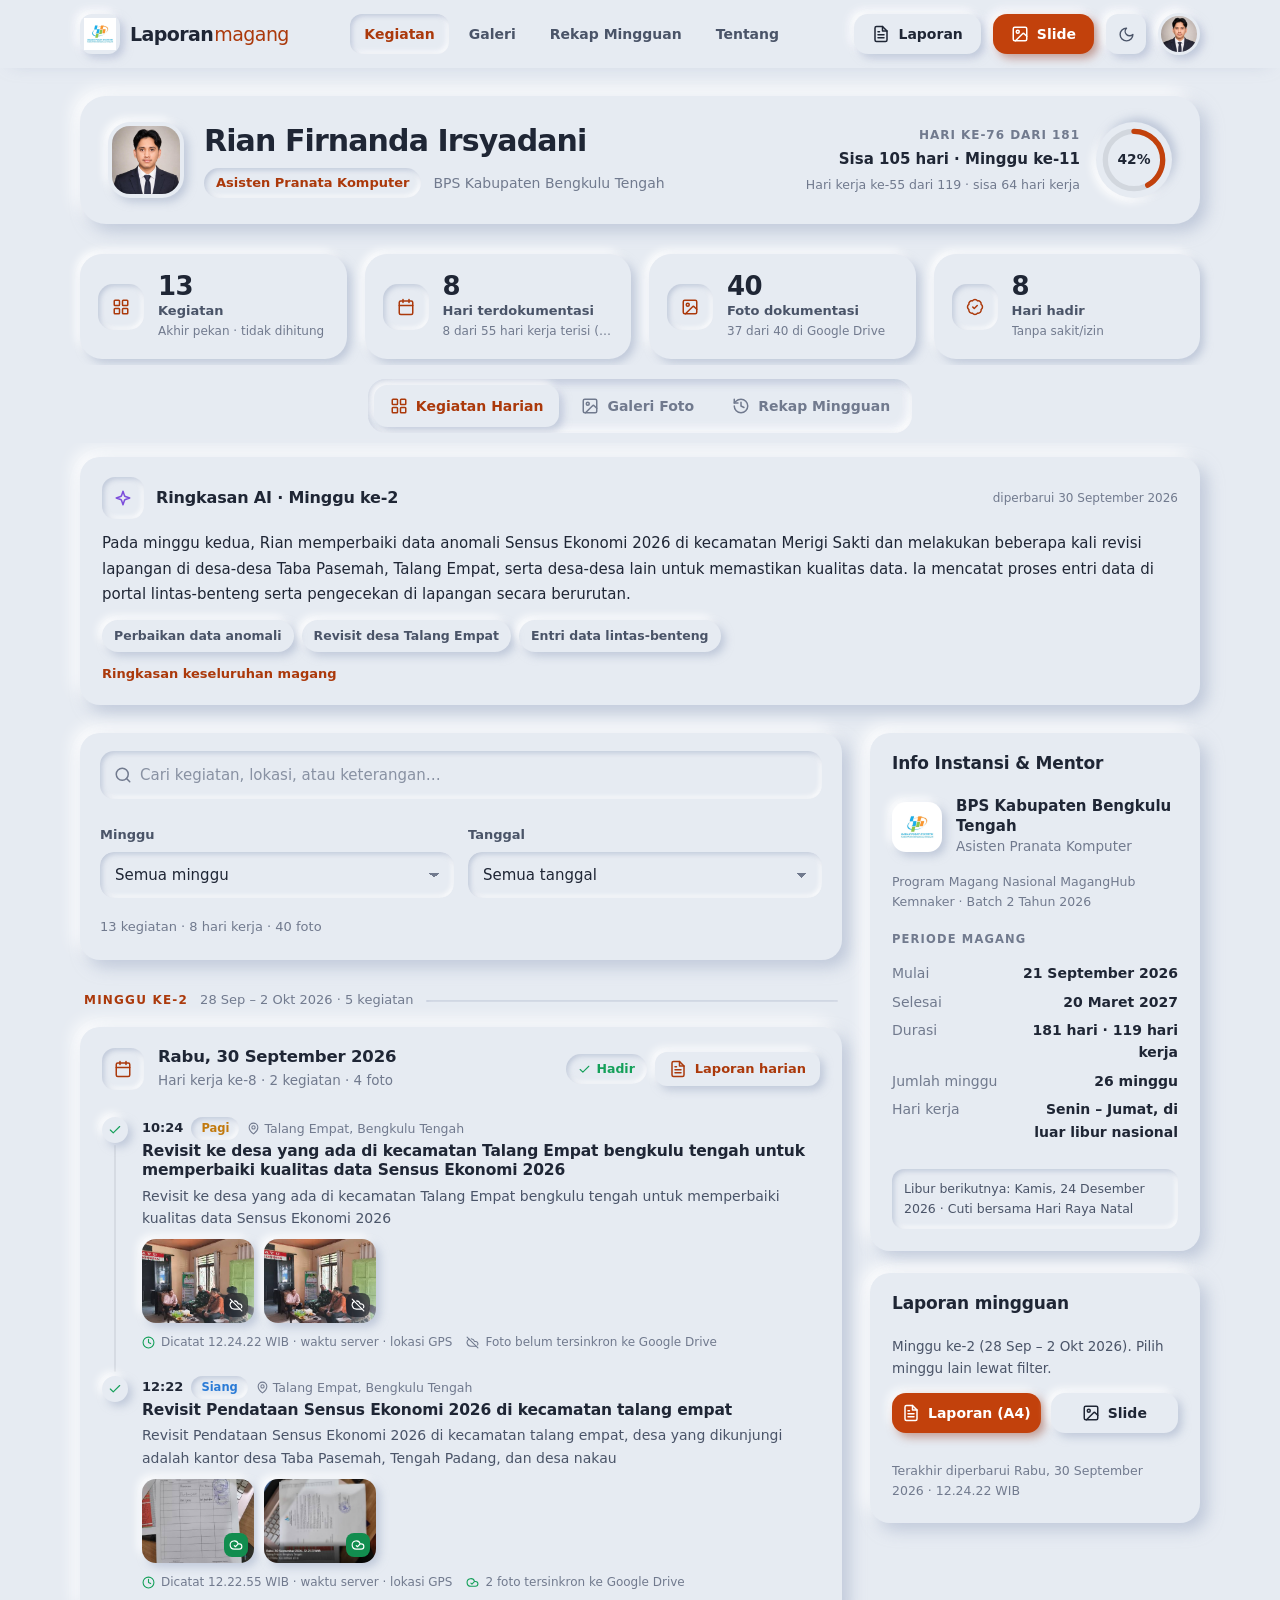
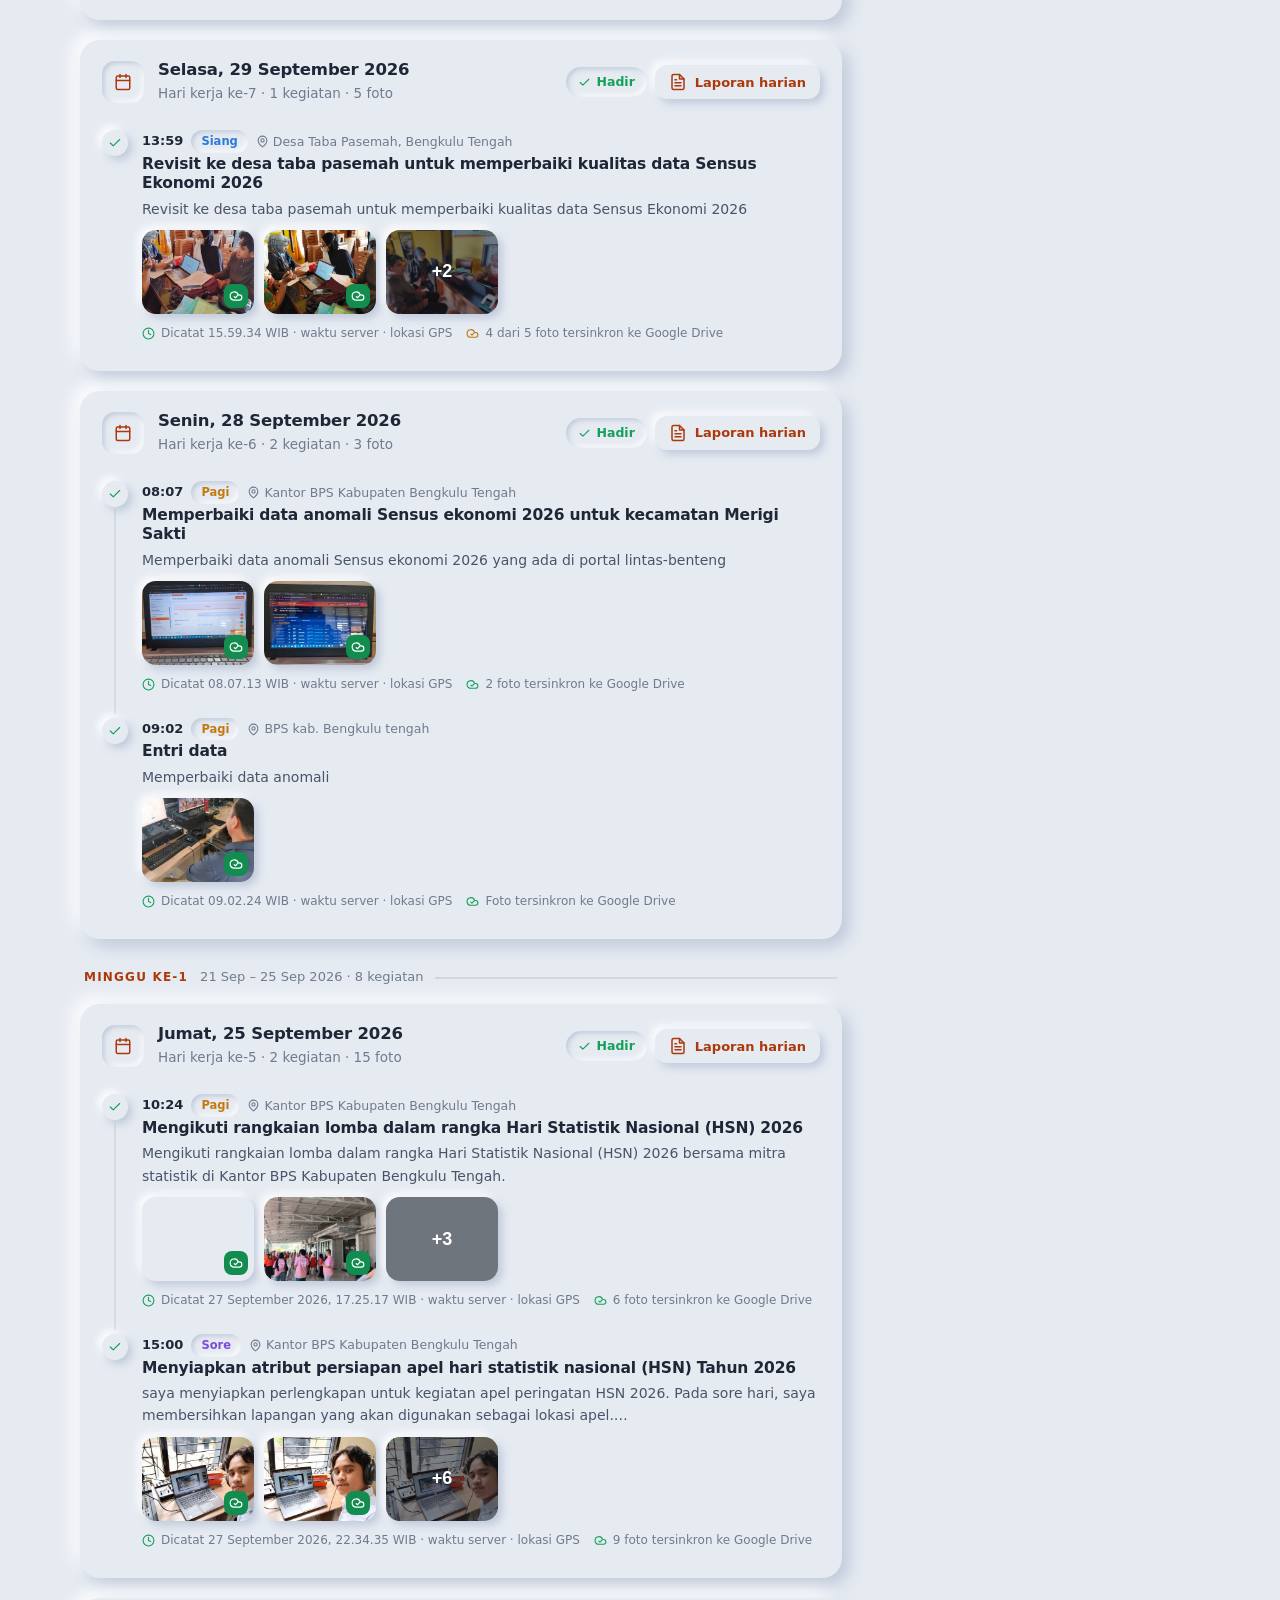
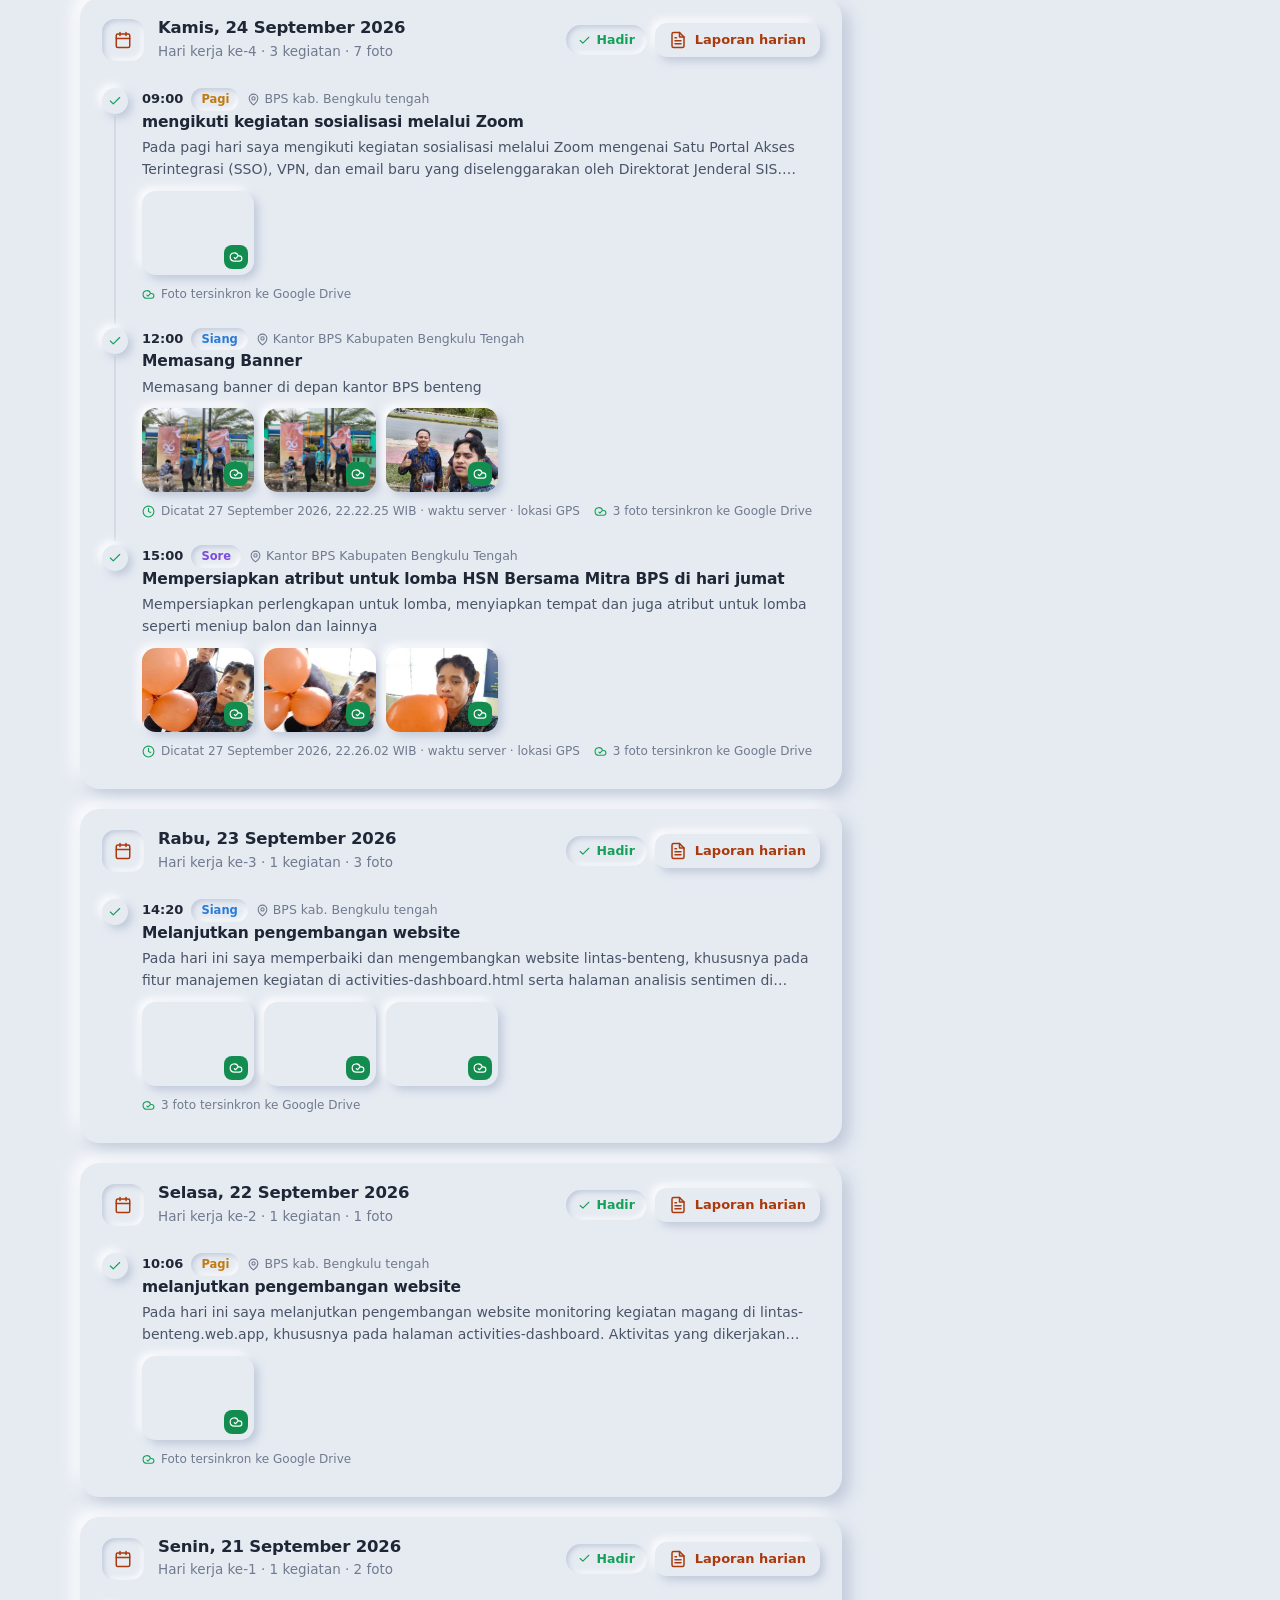
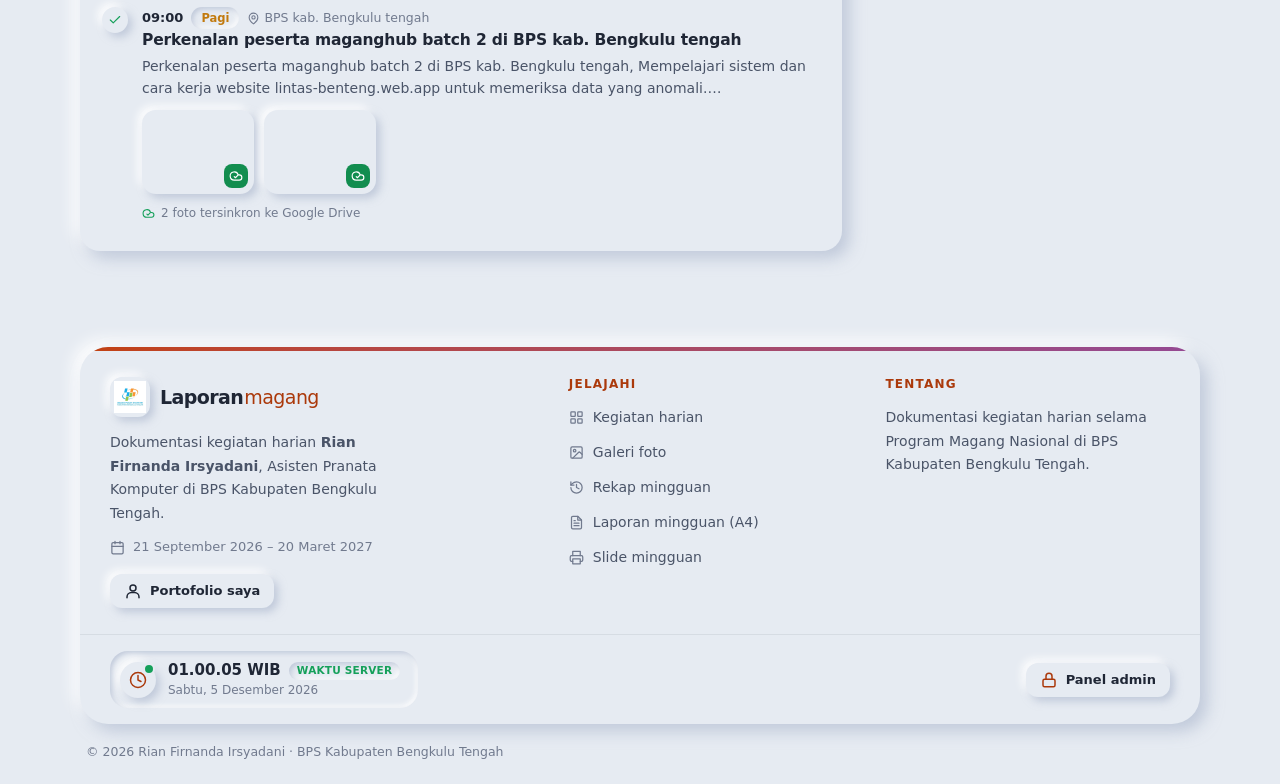
<file: index.html>
<!doctype html>
<html lang="id">
<head>
  <meta charset="utf-8">
  <meta name="viewport" content="width=device-width, initial-scale=1">
  <meta http-equiv="Content-Security-Policy" content="default-src 'self'; script-src 'self'; style-src 'self' https://fonts.googleapis.com; font-src https://fonts.gstatic.com; img-src 'self' data:; connect-src 'self'; object-src 'none'; base-uri 'none'; form-action 'none'">
  <script src="assets/theme.js?v=38"></script>
  <meta name="referrer" content="strict-origin-when-cross-origin">
  <title>Laporan Kegiatan Magang</title>
  <meta name="description" content="Dokumentasi kegiatan harian peserta magang.">
  <meta name="theme-color" content="#163ba2">
  <link rel="icon" id="favicon" href="data:image/svg+xml,%3Csvg xmlns='http://www.w3.org/2000/svg' viewBox='0 0 64 64'%3E%3Crect width='64' height='64' rx='14' fill='%231d4ed8'/%3E%3Cpath d='M22 16h14l8 8v24H22z' fill='none' stroke='white' stroke-width='4' stroke-linejoin='round'/%3E%3Cpath d='M28 34h10M28 41h10' stroke='white' stroke-width='4' stroke-linecap='round'/%3E%3C/svg%3E">
  <link rel="preconnect" href="https://fonts.googleapis.com">
  <link rel="preconnect" href="https://fonts.gstatic.com" crossorigin>
  <link href="https://fonts.googleapis.com/css2?family=Plus+Jakarta+Sans:wght@400;500;600;700;800&display=swap" rel="stylesheet">
  <!-- Setiap CSS/JS diubah, jalankan scripts/naikkan-versi.sh (menaikkan ?v= dan version.json) agar pengunjung otomatis dapat versi terbaru. -->
  <link rel="stylesheet" href="assets/style.css?v=38">
</head>
<body>
  <nav class="navbar" id="top">
    <div class="container nav-inner">
      <a class="brand" href="./">
        <span class="brand-mark"><svg class="ic" aria-hidden="true"><use href="#i-file"/></svg></span>
        <span class="brand-text">Laporan<b>magang</b></span>
      </a>
      <div class="nav-menu" id="navMenu">
        <a href="#harian" data-view="harian">Kegiatan</a>
        <a href="#galeri" data-view="galeri">Galeri</a>
        <a href="#rekap" data-view="rekap">Rekap Mingguan</a>
        <a href="#tentang">Tentang</a>
        <a class="btn btn-outline nav-print" href="laporan.html?mode=dokumen" data-laporan="dokumen">
          <svg class="ic" aria-hidden="true"><use href="#i-file"/></svg> Laporan Mingguan
        </a>
        <a class="btn btn-outline nav-print" href="laporan.html?mode=slide" data-laporan="slide">
          <svg class="ic" aria-hidden="true"><use href="#i-image"/></svg> Slide Mingguan
        </a>
      </div>
      <div class="nav-right">
        <a class="btn btn-outline btn-print-desktop" href="laporan.html?mode=dokumen" data-laporan="dokumen">
          <svg class="ic" aria-hidden="true"><use href="#i-file"/></svg> Laporan
        </a>
        <a class="btn btn-primary btn-print-desktop" href="laporan.html?mode=slide" data-laporan="slide">
          <svg class="ic" aria-hidden="true"><use href="#i-image"/></svg> Slide
        </a>
        <button class="icon-btn theme-btn" type="button" data-theme-toggle aria-label="Ganti mode tampilan">
          <svg class="ic i-moon" aria-hidden="true"><use href="#i-moon"/></svg><svg class="ic i-sun" aria-hidden="true"><use href="#i-sun"/></svg>
        </button>
        <span class="nav-avatar" id="navAvatar"></span>
        <button class="icon-btn nav-toggle" id="navToggle" type="button" aria-label="Buka menu" aria-expanded="false" aria-controls="navMenu">
          <svg class="ic" aria-hidden="true"><use href="#i-menu"/></svg>
        </button>
      </div>
    </div>
  </nav>

  <div class="copy-note" id="copyNote" hidden role="status">
    <div class="container">
      <svg class="ic" aria-hidden="true"><use href="#i-alert"/></svg>
      <span>Situs ini baru disalin dari milik orang lain dan belum diatur pemiliknya. Pemilik: buka <a href="admin.html">Panel admin</a> lalu pilih <b>Mulai baru</b>.</span>
    </div>
  </div>

  <header class="hero">
    <div class="container"><div class="hero-inner">
      <div class="profile">
        <div class="avatar" id="avatar"></div>
        <div class="profile-text">
          <h1 id="nama">Memuat…</h1>
          <div class="chips">
            <span class="badge-pill" id="posisi"></span>
            <span class="hero-sub" id="instansi"></span>
          </div>
        </div>
      </div>
      <div class="progress" id="progress" hidden>
        <div class="progress-text">
          <span class="progress-label" id="progressLabel"></span>
          <span class="progress-sub" id="progressSub"></span>
          <span class="progress-work" id="progressWork"></span>
        </div>
        <svg class="ring" viewBox="0 0 64 64" aria-hidden="true">
          <circle cx="32" cy="32" r="27" class="ring-bg"/>
          <circle cx="32" cy="32" r="27" class="ring-fg" id="ringFg"/>
          <text x="32" y="36" text-anchor="middle" id="ringText">0%</text>
        </svg>
      </div>
    </div></div>
  </header>

  <div class="container">
    <section class="kpis" id="kpis" aria-label="Ringkasan angka"></section>
  </div>

  <div class="tabbar">
    <div class="container"><div class="tabbar-inner" role="tablist">
      <button class="tabbar-item active" type="button" role="tab" data-view="harian">
        <svg class="ic" aria-hidden="true"><use href="#i-grid"/></svg> <span class="lbl-long">Kegiatan Harian</span><span class="lbl-short">Harian</span>
      </button>
      <button class="tabbar-item" type="button" role="tab" data-view="galeri">
        <svg class="ic" aria-hidden="true"><use href="#i-image"/></svg> <span class="lbl-long">Galeri Foto</span><span class="lbl-short">Galeri</span>
      </button>
      <button class="tabbar-item" type="button" role="tab" data-view="rekap">
        <svg class="ic" aria-hidden="true"><use href="#i-history"/></svg> <span class="lbl-long">Rekap Mingguan</span><span class="lbl-short">Rekap</span>
      </button>
    </div></div>
  </div>

  <main class="container page">
    <section class="card ai-card" id="aiCard" hidden>
      <div class="ai-head">
        <span class="head-icon"><svg class="ic" aria-hidden="true"><use href="#i-sparkles"/></svg></span>
        <h3 id="aiTitle">Ringkasan minggu ini</h3>
        <small id="aiUpdated"></small>
      </div>
      <p class="ai-text" id="aiText"></p>
      <ul class="ai-highlights" id="aiHighlights"></ul>
      <details class="ai-more" id="aiMoreWrap"><summary>Ringkasan keseluruhan magang</summary><p id="aiMore"></p></details>
    </section>

    <div class="layout">
      <div class="main-col">
        <section class="card filters">
          <label class="search-box filter-search">
            <svg class="ic" aria-hidden="true"><use href="#i-search"/></svg>
            <input type="search" id="filterCari" placeholder="Cari kegiatan, lokasi, atau keterangan…" aria-label="Cari kegiatan">
          </label>
          <div class="filter-row">
            <label class="field">
              <span>Minggu</span>
              <select id="filterMinggu"><option value="">Semua minggu</option></select>
            </label>
            <label class="field">
              <span>Tanggal</span>
              <select id="filterTanggal"><option value="">Semua tanggal</option></select>
            </label>
          </div>
          <div class="filter-foot">
            <span id="resultInfo" aria-live="polite"></span>
            <button class="btn btn-link btn-sm" id="btnReset" type="button" hidden><svg class="ic" aria-hidden="true"><use href="#i-x"/></svg> Hapus filter</button>
          </div>
        </section>

        <section id="view-harian" class="view" aria-live="polite"><p class="empty">Memuat kegiatan…</p></section>
        <section id="view-galeri" class="view" hidden></section>
        <section id="view-rekap" class="view" hidden></section>
      </div>

      <aside class="side-col">
        <section class="card">
          <div class="card-header"><h3>Info Instansi &amp; Mentor</h3></div>
          <div class="card-body side-body">
            <div class="org">
              <span class="org-logo" id="orgLogo"></span>
              <div>
                <strong id="orgName"></strong>
                <span id="orgRole"></span>
              </div>
            </div>
            <p class="org-program" id="orgProgram" hidden></p>
            <div id="mentorBox" hidden>
              <div class="side-label">Mentor Pembimbing</div>
              <div class="org">
                <span class="org-logo soft" id="mentorLogo"></span>
                <div>
                  <strong id="mentorName"></strong>
                  <span id="mentorRole"></span>
                </div>
              </div>
            </div>
            <div class="side-label">Periode Magang</div>
            <dl class="kv" id="periode"></dl>
            <p class="next-libur" id="nextLibur" hidden></p>
          </div>
        </section>

        <section class="card">
          <div class="card-header"><h3>Laporan mingguan</h3></div>
          <div class="card-body side-body">
            <p class="side-note" id="reportNote">Unduh laporan resmi (A4) atau slide presentasi mingguan.</p>
            <div class="side-actions">
              <a class="btn btn-primary" href="laporan.html?mode=dokumen" data-laporan="dokumen"><svg class="ic" aria-hidden="true"><use href="#i-file"/></svg> Laporan (A4)</a>
              <a class="btn btn-outline" href="laporan.html?mode=slide" data-laporan="slide"><svg class="ic" aria-hidden="true"><use href="#i-image"/></svg> Slide</a>
            </div>
            <p class="updated" id="updated"></p>
          </div>
        </section>
      </aside>
    </div>
  </main>

  <footer class="site-footer" id="tentang">
    <div class="container">
      <div class="footer-card">
        <div class="footer-grid" id="footerGrid"></div>
        <div class="footer-bar">
          <div class="footer-clock" title="Waktu dari server, bukan dari jam perangkat">
            <span class="clock-icon" aria-hidden="true">
              <svg class="ic"><use href="#i-clock"/></svg>
              <span class="live-dot"></span>
            </span>
            <span class="clock-text"><span class="clock-line"><strong class="sc-time" id="footerTime">--.--.--</strong><span class="clock-src" id="footerSrc">waktu server</span></span><small id="footerDate"></small></span>
          </div>
          <a class="btn btn-sm footer-admin" href="admin.html" id="adminLink" hidden>
            <svg class="ic" aria-hidden="true"><use href="#i-lock"/></svg> Panel admin
          </a>
        </div>
      </div>
      <div class="footer-bottom">
        <span id="footerText"></span>
        <a id="portoLink" target="_blank" rel="noopener" hidden></a>
      </div>
    </div>
  </footer>

  <div class="modal" id="reportModal" hidden role="dialog" aria-modal="true" aria-labelledby="reportTitle">
    <div class="modal-box">
      <div class="card-header">
        <span class="head-icon"><svg class="ic" aria-hidden="true"><use href="#i-file"/></svg></span>
        <div class="head-text"><h3 id="reportTitle">Laporan harian</h3><span id="reportSub"></span></div>
        <button class="icon-btn" type="button" id="reportClose" aria-label="Tutup"><svg class="ic" aria-hidden="true"><use href="#i-x"/></svg></button>
      </div>
      <div class="card-body report-view" id="reportBody"></div>
    </div>
  </div>

  <div class="lightbox" id="lightbox" hidden>
    <button class="lb-close" id="lbClose" type="button" aria-label="Tutup"><svg class="ic" aria-hidden="true"><use href="#i-x"/></svg></button>
    <button class="lb-nav lb-prev" id="lbPrev" type="button" aria-label="Sebelumnya">‹</button>
    <figure>
      <img id="lbImg" alt="">
      <figcaption id="lbCap"></figcaption>
    </figure>
    <button class="lb-nav lb-next" id="lbNext" type="button" aria-label="Berikutnya">›</button>
  </div>

  <script src="assets/common.js?v=38"></script>
  <script src="assets/app.js?v=38"></script>
</body>
</html>
</file>
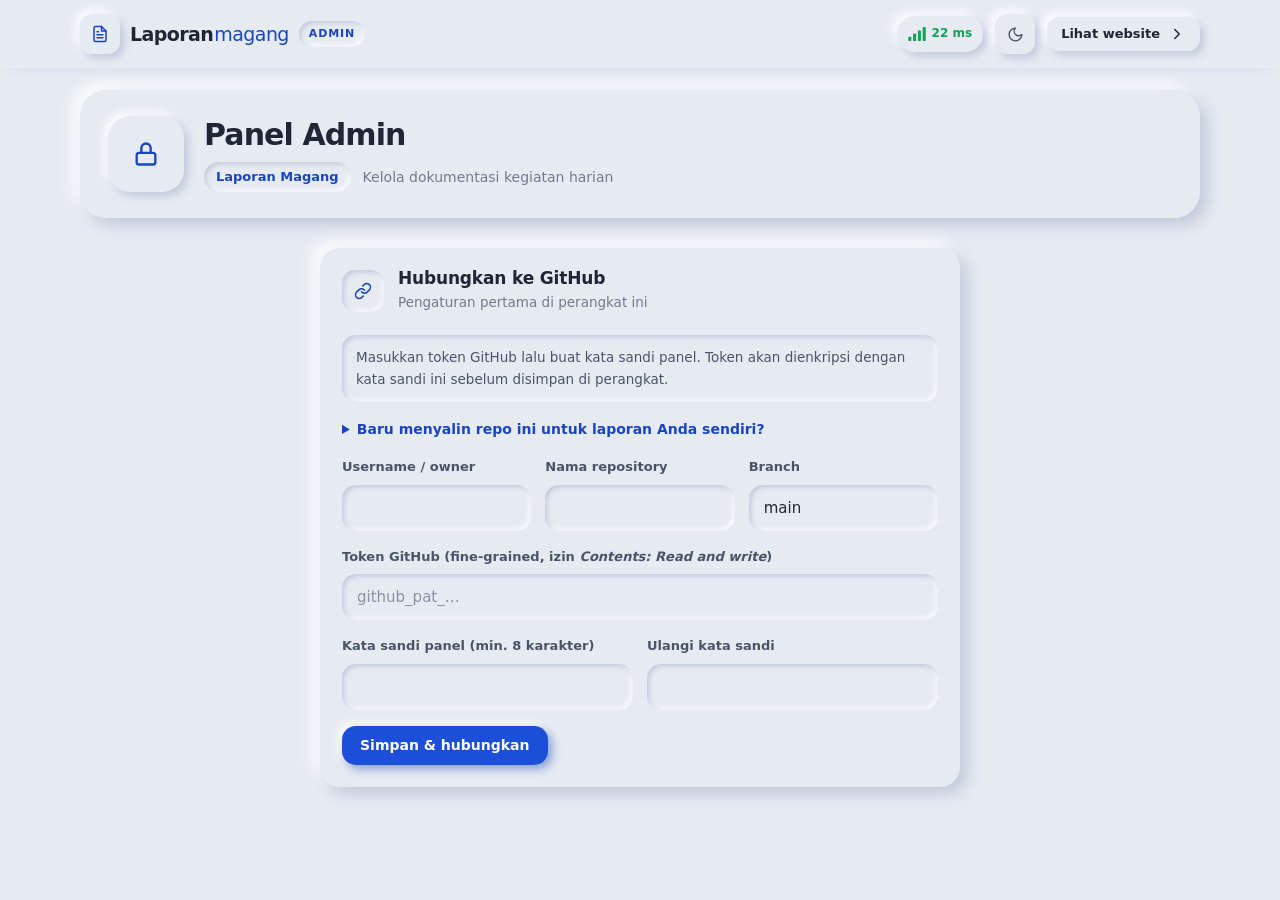
<file: admin.html>
<!doctype html>
<html lang="id">
<head>
  <meta charset="utf-8">
  <meta name="viewport" content="width=device-width, initial-scale=1">
  <meta http-equiv="Content-Security-Policy" content="default-src 'none'; script-src 'self' https://accounts.google.com; style-src 'self' https://fonts.googleapis.com https://accounts.google.com; font-src https://fonts.gstatic.com; img-src 'self' blob: data: https://raw.githubusercontent.com; connect-src 'self' https://api.github.com https://raw.githubusercontent.com https://generativelanguage.googleapis.com https://api.groq.com https://script.google.com https://script.googleusercontent.com https://www.googleapis.com https://accounts.google.com https://nominatim.openstreetmap.org https://api.bigdatacloud.net; frame-src https://accounts.google.com; manifest-src 'self'; object-src 'none'; base-uri 'none'; form-action 'none'">
  <script src="assets/theme.js?v=38"></script>
  <meta name="referrer" content="no-referrer">
  <meta name="robots" content="noindex, nofollow">
  <meta name="theme-color" content="#163ba2">
  <link rel="manifest" href="manifest.webmanifest">
  <link rel="apple-touch-icon" href="assets/app-icon-192.png">
  <meta name="mobile-web-app-capable" content="yes">
  <title>Panel Admin · Laporan Magang</title>
  <link rel="icon" href="data:image/svg+xml,%3Csvg xmlns='http://www.w3.org/2000/svg' viewBox='0 0 64 64'%3E%3Crect width='64' height='64' rx='14' fill='%230f172a'/%3E%3Crect x='20' y='28' width='24' height='20' rx='3' fill='white'/%3E%3Cpath d='M25 28v-5a7 7 0 0 1 14 0v5' fill='none' stroke='white' stroke-width='4'/%3E%3C/svg%3E">
  <link rel="preconnect" href="https://fonts.googleapis.com">
  <link rel="preconnect" href="https://fonts.gstatic.com" crossorigin>
  <link href="https://fonts.googleapis.com/css2?family=Plus+Jakarta+Sans:wght@400;500;600;700;800&display=swap" rel="stylesheet">
  <!-- Setiap CSS/JS diubah, jalankan scripts/naikkan-versi.sh (menaikkan ?v= dan version.json) agar pengunjung otomatis dapat versi terbaru. -->
  <link rel="stylesheet" href="assets/style.css?v=38">
</head>
<body class="admin">
  <nav class="navbar">
    <div class="container nav-inner">
      <a class="brand" href="./">
        <span class="brand-mark"><svg class="ic" aria-hidden="true"><use href="#i-file"/></svg></span>
        <span class="brand-text">Laporan<b>magang</b></span>
        <span class="brand-tag">Admin</span>
      </a>
      <div class="nav-right">
        <button class="net-status" id="netStatus" type="button" data-bars="0" aria-label="Kualitas jaringan">
          <svg class="net-bars" viewBox="0 0 20 16" aria-hidden="true">
            <rect x="0" y="11" width="3.5" height="5" rx="1"/><rect x="5.5" y="7.5" width="3.5" height="8.5" rx="1"/>
            <rect x="11" y="4" width="3.5" height="12" rx="1"/><rect x="16.5" y="0" width="3.5" height="16" rx="1"/>
          </svg>
          <span class="net-ms">…</span>
        </button>
        <a class="deploy-status" id="deployStatus" href="./" target="_blank" rel="noopener" hidden></a>
        <button class="btn btn-light btn-sm" type="button" id="btnLock" hidden>
          <svg class="ic" aria-hidden="true"><use href="#i-lock"/></svg><span class="hide-xs">Kunci</span>
        </button>
        <button class="icon-btn theme-btn" type="button" data-theme-toggle aria-label="Ganti mode tampilan">
          <svg class="ic i-moon" aria-hidden="true"><use href="#i-moon"/></svg><svg class="ic i-sun" aria-hidden="true"><use href="#i-sun"/></svg>
        </button>
        <a href="./" class="btn btn-outline btn-sm">
          <span class="hide-xs">Lihat website</span><svg class="ic" aria-hidden="true"><use href="#i-chevron"/></svg>
        </a>
      </div>
    </div>
  </nav>

  <header class="hero hero-sm">
    <div class="container"><div class="hero-inner">
      <div class="profile">
        <div class="avatar" id="heroAvatar"><svg class="ic" aria-hidden="true"><use href="#i-lock"/></svg></div>
        <div class="profile-text">
          <h1 id="heroTitle">Panel Admin</h1>
          <div class="chips">
            <span class="badge-pill" id="heroBadge">Laporan Magang</span>
            <span class="hero-sub" id="heroSub">Kelola dokumentasi kegiatan harian</span>
          </div>
        </div>
      </div>
    </div></div>
  </header>

  <div class="tabbar" id="tabbar" hidden>
    <div class="container"><div class="tabbar-inner" role="tablist">
      <button type="button" role="tab" class="tabbar-item active" data-tab="kegiatan">
        <svg class="ic" aria-hidden="true"><use href="#i-grid"/></svg> <span class="lbl-long">Kegiatan</span><span class="lbl-short">Kegiatan</span>
      </button>
      <button type="button" role="tab" class="tabbar-item" data-tab="harian">
        <svg class="ic" aria-hidden="true"><use href="#i-file"/></svg> <span class="lbl-long">Laporan Harian</span><span class="lbl-short">Laporan</span>
      </button>
      <button type="button" role="tab" class="tabbar-item" data-tab="profil">
        <svg class="ic" aria-hidden="true"><use href="#i-user"/></svg> <span class="lbl-long">Profil &amp; Tampilan</span><span class="lbl-short">Profil</span>
      </button>
      <button type="button" role="tab" class="tabbar-item" data-tab="keamanan">
        <svg class="ic" aria-hidden="true"><use href="#i-shield"/></svg> <span class="lbl-long">Keamanan</span><span class="lbl-short">Keamanan</span>
      </button>
    </div></div>
  </div>

  <main class="container page">
    <!-- ===== Masuk: pertama kali (atur token + kata sandi) ===== -->
    <section class="card auth-card" id="authSetup" hidden>
      <div class="card-header">
        <span class="head-icon">
          <svg class="ic" aria-hidden="true"><use href="#i-link"/></svg>
        </span>
        <div class="head-text"><h3>Hubungkan ke GitHub</h3><span>Pengaturan pertama di perangkat ini</span></div>
      </div>
      <div class="card-body">
        <p class="note" id="setupNote">Masukkan token GitHub lalu buat kata sandi panel. Token akan dienkripsi dengan kata sandi ini sebelum disimpan di perangkat.</p>
        <details class="help setup-guide">
          <summary>Baru menyalin repo ini untuk laporan Anda sendiri?</summary>
          <ol class="steps-setup">
            <li>Pastikan repo sudah milik akun GitHub Anda (<b>Use this template</b> atau <b>Fork</b>) dan <b>Settings → Pages</b> sudah memakai <i>Deploy from a branch → main → / (root)</i>.</li>
            <li>Buat token di <a id="tokenLink" href="https://github.com/settings/personal-access-tokens/new" target="_blank" rel="noopener noreferrer">GitHub → Fine-grained tokens</a>: <i>Repository access → Only select repositories</i> → pilih repo Anda; <i>Permissions → Contents: Read and write</i>. Salin tokennya (<code>github_pat_…</code>).</li>
            <li>Isi username, nama repo, dan token di bawah, lalu buat kata sandi panel (khusus perangkat ini).</li>
            <li>Setelah terhubung, panel menawarkan <b>Mulai baru</b>: data pemilik lama dikosongkan dan profil Anda diisi.</li>
          </ol>
        </details>
        <form id="formSetup" class="form" autocomplete="off">
          <div class="row">
            <label class="field"><span>Username / owner</span><input id="sOwner" required pattern="[A-Za-z0-9._\-]+"></label>
            <label class="field"><span>Nama repository</span><input id="sRepo" required pattern="[A-Za-z0-9._\-]+"></label>
            <label class="field"><span>Branch</span><input id="sBranch" value="main" required></label>
          </div>
          <label class="field">
            <span>Token GitHub (fine-grained, izin <em>Contents: Read and write</em>)</span>
            <input id="sToken" type="password" autocomplete="off" spellcheck="false" placeholder="github_pat_…" required>
          </label>
          <div class="row row-2">
            <label class="field"><span>Kata sandi panel (min. 8 karakter)</span><input id="sPass" type="password" autocomplete="new-password" minlength="8" required></label>
            <label class="field"><span>Ulangi kata sandi</span><input id="sPass2" type="password" autocomplete="new-password" minlength="8" required></label>
          </div>
          <div class="actions">
            <button class="btn btn-primary" type="submit" id="btnSetup">Simpan &amp; hubungkan</button>
          </div>
        </form>
      </div>
    </section>

    <!-- ===== Masuk: buka kunci ===== -->
    <section class="card auth-card auth-unlock" id="authUnlock" hidden>
      <div class="card-body">
        <span class="lock-badge"><svg class="ic" aria-hidden="true"><use href="#i-lock"/></svg></span>
        <h2>Panel terkunci</h2>
        <p class="muted" id="unlockRepo"></p>
        <form id="formUnlock" class="form" autocomplete="off">
          <label class="field"><span>Kata sandi panel</span><input id="uPass" type="password" autocomplete="current-password" required></label>
          <label class="check-row"><input type="checkbox" id="uRemember"> Tetap masuk di perangkat ini (30 hari)</label>
          <button class="btn btn-primary btn-block" type="submit" id="btnUnlock">Buka panel</button>
          <button class="btn btn-link" type="button" id="btnForgot">Lupa kata sandi?</button>
        </form>
      </div>
    </section>

    <!-- ===== Aplikasi (hanya tampil setelah terbuka) ===== -->
    <div id="app" hidden>
      <!-- ---------- Mulai baru (repo salinan / mengosongkan data) ---------- -->
      <section class="card start-card" id="startCard" hidden>
        <div class="card-header">
          <span class="head-icon amber"><svg class="ic" aria-hidden="true"><use href="#i-sparkles"/></svg></span>
          <div class="head-text"><h3 id="startTitle">Mulai baru</h3><span>Kosongkan data lama lalu isi profil Anda</span></div>
          <button class="btn btn-light btn-sm" type="button" id="btnStartClose">Nanti</button>
        </div>
        <form id="formStart" class="form card-body" autocomplete="off">
          <p class="note" id="startNote"></p>
          <ul class="start-list" id="startList"><li>Menghitung isi repository…</li></ul>
          <div class="row row-2">
            <label class="field"><span>Nama lengkap</span><input id="mbNama" required maxlength="80"></label>
            <label class="field"><span>Posisi</span><input id="mbPosisi" maxlength="80" placeholder="Asisten Pranata Komputer"></label>
          </div>
          <div class="row row-2">
            <label class="field"><span>Divisi / unit kerja (opsional)</span><input id="mbDivisi" maxlength="100"></label>
            <label class="field"><span>Instansi</span><input id="mbInstansi" maxlength="100"></label>
          </div>
          <label class="field"><span>Keterangan program</span><input id="mbProgram" maxlength="160"></label>
          <div class="row">
            <label class="field"><span>Tanggal mulai magang</span><input type="date" id="mbMulai" required></label>
            <label class="field"><span>Tanggal selesai magang</span><input type="date" id="mbSelesai" required></label>
            <label class="field"><span>Zona waktu</span>
              <select id="mbZona">
                <option value="Asia/Jakarta">WIB</option>
                <option value="Asia/Makassar">WITA</option>
                <option value="Asia/Jayapura">WIT</option>
              </select>
            </label>
          </div>
          <label class="check-row"><input type="checkbox" id="mbSetuju" required> Saya paham data di atas dihapus dari repository ini dan tidak bisa dibatalkan dari panel.</label>
          <div class="actions">
            <button class="btn btn-danger" type="submit" id="btnStart">Kosongkan &amp; mulai baru</button>
            <span class="progress-msg" id="startMsg"></span>
          </div>
        </form>
      </section>

      <!-- ---------- Tab Kegiatan ---------- -->
      <div class="panel admin-layout" data-panel="kegiatan">
        <section class="card" id="cardForm">
          <div class="card-header">
            <span class="head-icon"><svg class="ic" aria-hidden="true"><use href="#i-plus"/></svg></span>
            <div class="head-text"><h3 id="formTitle">Tambah kegiatan</h3><span>Foto dan keterangan kegiatan hari ini</span></div>
            <button class="btn btn-light btn-sm" type="button" id="btnCancelEdit" hidden>Batal edit</button>
          </div>
          <form id="formEntry" class="form card-body">
            <div class="quick-bar">
              <div class="server-clock" id="serverClock" title="Diambil dari server, bukan dari jam HP">
                <svg class="ic" aria-hidden="true"><use href="#i-clock"/></svg>
                <div><strong class="sc-time" id="scTime">--.--.--</strong><small id="scNote">Menyinkronkan waktu server…</small></div>
              </div>
              <label class="btn btn-primary quick-cam" id="quickCam">
                <input type="file" id="fKamera" accept="image/*" capture="environment">
                <svg class="ic" aria-hidden="true"><use href="#i-camera"/></svg> Ambil foto
              </label>
              <button class="btn btn-outline" type="button" id="btnInstall" hidden><svg class="ic" aria-hidden="true"><use href="#i-plus"/></svg> Pasang di layar utama</button>
            </div>
            <div class="row">
              <label class="field"><span>Tanggal</span><input type="date" id="fTanggal" required></label>
              <label class="field"><span>Jam</span><input type="time" id="fJam" required></label>
              <label class="field"><span>Sesi</span>
                <select id="fSesi"><option>Pagi</option><option>Siang</option><option>Sore</option></select>
              </label>
            </div>
            <label class="field"><span>Judul kegiatan</span>
              <input id="fJudul" required maxlength="140" placeholder="Contoh: Entri data Susenas di aplikasi">
            </label>
            <div class="field">
              <label for="fLokasi">Lokasi</label>
              <div class="input-with-btn">
                <input id="fLokasi" maxlength="160" placeholder="Diisi otomatis dari GPS, atau ketik sendiri">
                <button class="btn btn-light" type="button" id="btnGps" title="Ambil lokasi dari GPS"><svg class="ic" aria-hidden="true"><use href="#i-locate"/></svg><span class="btn-label"> GPS</span></button>
              </div>
              <small class="field-hint" id="gpsMsg"></small>
            </div>
            <label class="field"><span>Keterangan</span>
              <textarea id="fKet" rows="4" maxlength="5000" placeholder="Jelaskan apa yang dikerjakan, hasilnya, dan siapa yang terlibat."></textarea>
            </label>
            <label class="field"><span>Kendala (opsional; kosongkan bila tidak ada, AI akan menulis "tidak ada kendala")</span>
              <textarea id="fKendala" rows="2" maxlength="1000" placeholder="Contoh: jaringan kantor sempat putus, data dari mitra terlambat masuk"></textarea>
            </label>
            <div class="field">
              <span>Foto dokumentasi</span>
              <div class="photo-src">
                <label class="dropzone dz-camera">
                  <input type="file" id="fKamera2" accept="image/*" capture="environment">
                  <span class="dz-icon"><svg class="ic" aria-hidden="true"><use href="#i-camera"/></svg></span>
                  <strong>Kamera</strong>
                  <small>Foto langsung, diberi cap waktu &amp; lokasi</small>
                </label>
                <label class="dropzone" id="dropzone">
                  <input type="file" id="fFoto" accept="image/*" multiple>
                  <span class="dz-icon"><svg class="ic" aria-hidden="true"><use href="#i-upload"/></svg></span>
                  <strong>Galeri / file</strong>
                  <small>Pilih atau seret beberapa foto sekaligus</small>
                </label>
              </div>
              <label class="switch-row stamp-row">
                <input type="checkbox" id="fStamp" checked>
                <span class="switch" aria-hidden="true"></span>
                <span>Cap waktu server &amp; lokasi GPS pada foto dari kamera</span>
              </label>
              <div class="previews" id="previews"></div>
              <p class="drive-note" id="driveNote" hidden><svg class="ic" aria-hidden="true"><use href="#i-upload"/></svg> Foto asli juga disalin ke Google Drive › <b>Laporan Magang</b></p>
            </div>
            <div class="actions">
              <button class="btn btn-primary" type="submit" id="btnSave">Simpan kegiatan</button>
              <span class="progress-msg" id="saveMsg"></span>
              <span class="progress-msg" id="autoAiMsg"></span>
            </div>
          </form>
        </section>

        <section class="card list-card">
          <div class="card-header">
            <span class="head-icon"><svg class="ic" aria-hidden="true"><use href="#i-history"/></svg></span>
            <div class="head-text"><h3>Daftar kegiatan</h3><span id="listCount">Memuat…</span></div>
          </div>
          <div class="card-body">
            <label class="search-box">
              <svg class="ic" aria-hidden="true"><use href="#i-search"/></svg>
              <input type="search" id="listCari" placeholder="Cari kegiatan…">
            </label>
            <div id="entryList"><p class="empty">Memuat…</p></div>
          </div>
        </section>
      </div>

      <!-- ---------- Tab Laporan Harian (untuk daftar hadir monev) ---------- -->
      <div class="panel admin-layout" data-panel="harian" hidden>
        <section class="card">
          <div class="card-header">
            <span class="head-icon"><svg class="ic" aria-hidden="true"><use href="#i-file"/></svg></span>
            <div class="head-text"><h3>Laporan harian</h3><span>Tiga isian daftar hadir monev MagangHub (sore hari)</span></div>
          </div>
          <form id="formHarian" class="form card-body">
            <div class="quick-bar">
              <div class="server-clock" title="Waktu server dan lokasi GPS saat ini">
                <svg class="ic" aria-hidden="true"><use href="#i-clock"/></svg>
                <div><strong class="sc-time">--.--.--</strong><small id="hLok">Mencari lokasi GPS…</small></div>
              </div>
              <label class="btn btn-primary quick-cam">
                <input type="file" accept="image/*" capture="environment">
                <svg class="ic" aria-hidden="true"><use href="#i-camera"/></svg> Foto kegiatan
              </label>
            </div>
            <p class="note ai-auto-note"><svg class="ic" aria-hidden="true"><use href="#i-sparkles"/></svg> Laporan ditulis otomatis oleh AI setiap kegiatan disimpan. Tinggal salin ke monev MagangHub. Laporan yang Anda edit sendiri tidak akan ditimpa.</p>
            <div class="row">
              <label class="field"><span>Tanggal</span><input type="date" id="hTanggal" required></label>
              <label class="field"><span>Status kehadiran</span>
                <select id="hStatus"><option>Hadir</option><option>Sakit</option><option>Izin</option></select>
              </label>
              <label class="field" id="hKetWrap" hidden><span>Keterangan</span><input id="hKet" maxlength="200" placeholder="Contoh: demam, istirahat di rumah"></label>
            </div>
            <div class="field">
              <span>Kegiatan tercatat hari ini</span>
              <ul class="day-entries" id="hEntries"></ul>
            </div>
            <div class="actions">
              <button class="btn btn-light" type="button" id="btnAi"><svg class="ic" aria-hidden="true"><use href="#i-sparkles"/></svg> Tulis ulang dengan AI</button>
              <span class="progress-msg" id="aiMsg"></span>
            </div>
            <div class="report-field">
              <div class="report-head"><label for="hRingkasan">Uraian Aktivitas</label><button class="btn btn-link btn-sm" type="button" data-copy="hRingkasan">Salin</button></div>
              <textarea id="hRingkasan" rows="5" maxlength="3000"></textarea>
            </div>
            <div class="report-field">
              <div class="report-head"><label for="hPembelajaran">Pembelajaran yang Diperoleh</label><button class="btn btn-link btn-sm" type="button" data-copy="hPembelajaran">Salin</button></div>
              <textarea id="hPembelajaran" rows="4" maxlength="3000"></textarea>
            </div>
            <div class="report-field">
              <div class="report-head"><label for="hKendala">Kendala yang Dialami</label><button class="btn btn-link btn-sm" type="button" data-copy="hKendala">Salin</button></div>
              <textarea id="hKendala" rows="3" maxlength="3000"></textarea>
            </div>
            <div class="actions">
              <button class="btn btn-primary" type="submit" id="btnSaveHarian">Simpan laporan</button>
              <span class="progress-msg" id="harianMsg"></span>
            </div>
          </form>
        </section>

        <div class="stack">
          <section class="card">
            <div class="card-header">
              <span class="head-icon"><svg class="ic" aria-hidden="true"><use href="#i-sparkles"/></svg></span>
              <div class="head-text"><h3>Asisten AI</h3><span id="aiStatus">Belum diatur</span></div>
            </div>
            <form id="formAi" class="form card-body" autocomplete="off">
              <p class="note">Dua layanan gratis dipakai berlapis. <b>Gemini</b> dicoba lebih dulu, lalu model Flash lain bila sedang sibuk (galat 503) atau kuotanya habis. Setelah itu <b>Groq</b> sebagai cadangan. Isi salah satu atau keduanya; dengan keduanya, laporan hampir tidak pernah gagal. Kunci disimpan terenkripsi dengan kata sandi panel. Catatan kegiatan dikirim ke layanan AI untuk ditulis ulang.</p>
              <label class="field"><span>Kunci API Gemini <small id="aiHasGemini"></small></span><input id="aiKey" class="secret-text" type="text" name="gemini-key" autocomplete="off" autocapitalize="none" autocorrect="off" spellcheck="false" data-lpignore="true" data-1p-ignore placeholder="Dari aistudio.google.com, diawali AIza…"></label>
              <label class="field"><span>Kunci API Groq, cadangan <small id="aiHasGroq"></small></span><input id="groqKey" class="secret-text" type="text" name="groq-key" autocomplete="off" autocapitalize="none" autocorrect="off" spellcheck="false" data-lpignore="true" data-1p-ignore placeholder="Dari console.groq.com, diawali gsk_…"></label>
              <label class="field"><span>Kata sandi panel (untuk mengenkripsi kunci)</span><input id="aiPass" type="password" autocomplete="current-password"></label>
              <label class="field" id="aiModelWrap" hidden><span>Model Gemini utama</span><select id="aiModel"></select></label>
              <div class="actions">
                <button class="btn btn-primary" type="submit">Simpan kunci</button>
                <button class="btn btn-danger" type="button" id="btnAiForget" hidden>Hapus kunci</button>
                <button class="btn btn-light" type="button" id="btnSummary"><svg class="ic" aria-hidden="true"><use href="#i-sparkles"/></svg> Perbarui ringkasan dasbor</button>
              </div>
              <details class="help">
                <summary>Cara mendapatkan kunci Gemini (gratis)</summary>
                <ol>
                  <li>Buka <a href="https://aistudio.google.com/apikey" target="_blank" rel="noopener">aistudio.google.com/apikey</a> dan masuk dengan akun Google.</li>
                  <li>Klik <b>Create API key</b>, pilih project yang ada atau buat baru. Tidak perlu kartu kredit.</li>
                  <li>Salin kunci (diawali <code>AIza</code>), tempel di atas, isi kata sandi panel, lalu <b>Simpan kunci</b>.</li>
                </ol>
              </details>
              <details class="help">
                <summary>Cara mendapatkan kunci Groq (gratis, cadangan)</summary>
                <ol>
                  <li>Buka <a href="https://console.groq.com/keys" target="_blank" rel="noopener">console.groq.com/keys</a> dan masuk (bisa dengan akun Google). Tidak perlu kartu kredit.</li>
                  <li>Klik <b>Create API Key</b>, beri nama misalnya <i>laporan-magang</i>, lalu salin kuncinya (diawali <code>gsk_</code>). Kunci hanya ditampilkan sekali.</li>
                  <li>Tempel di kolom Groq, isi kata sandi panel, lalu <b>Simpan kunci</b>.</li>
                </ol>
              </details>
            </form>
          </section>

          <section class="card">
            <div class="card-header">
              <span class="head-icon"><svg class="ic" aria-hidden="true"><use href="#i-history"/></svg></span>
              <div class="head-text"><h3>Riwayat laporan</h3><span id="harianCount"></span></div>
            </div>
            <div class="card-body"><div id="harianList"><p class="empty">Memuat…</p></div></div>
          </section>
        </div>
      </div>

      <!-- ---------- Tab Profil & Tampilan ---------- -->
      <div class="panel" data-panel="profil" hidden>
        <form id="formConfig">
          <div class="admin-layout">
            <div class="stack">
              <section class="card">
                <div class="card-header">
                  <span class="head-icon"><svg class="ic" aria-hidden="true"><use href="#i-user"/></svg></span>
                  <div class="head-text"><h3>Profil</h3><span>Ditampilkan di bagian atas website</span></div>
                </div>
                <div class="card-body form">
                  <div class="profile-edit">
                    <div class="avatar avatar-lg" id="cfgAvatar"></div>
                    <div class="profile-edit-actions">
                      <label class="btn btn-outline btn-sm file-btn">
                        <svg class="ic" aria-hidden="true"><use href="#i-upload"/></svg> Ganti foto profil
                        <input type="file" id="cfgFoto" accept="image/*">
                      </label>
                      <button type="button" class="btn btn-danger btn-sm" id="cfgFotoHapus">
                        <svg class="ic" aria-hidden="true"><use href="#i-trash"/></svg> Hapus
                      </button>
                      <small class="muted">Foto otomatis dipotong persegi (480×480).</small>
                    </div>
                  </div>
                  <label class="field"><span>Nama lengkap</span><input id="cNama" required maxlength="80"></label>
                  <div class="field"><span>Logo instansi</span></div>
                  <div class="profile-edit">
                    <div class="avatar avatar-lg avatar-logo" id="cfgLogo"></div>
                    <div class="profile-edit-actions">
                      <label class="btn btn-outline btn-sm file-btn">
                        <svg class="ic" aria-hidden="true"><use href="#i-upload"/></svg> Ganti logo instansi
                        <input type="file" id="cfgLogoFile" accept="image/*">
                      </label>
                      <button type="button" class="btn btn-danger btn-sm" id="cfgLogoHapus">
                        <svg class="ic" aria-hidden="true"><use href="#i-trash"/></svg> Hapus
                      </button>
                      <small class="muted">Tampil di kartu Info Instansi. PNG transparan disarankan (maks. 256px).</small>
                    </div>
                  </div>
                  <div class="row row-2">
                    <label class="field"><span>Posisi</span><input id="cPosisi" maxlength="80" placeholder="Asisten Pranata Komputer"></label>
                    <label class="field"><span>Divisi / unit kerja (opsional)</span><input id="cDivisi" maxlength="100" placeholder="Tim IPDS"></label>
                  </div>
                  <label class="field"><span>Instansi</span><input id="cInstansi" maxlength="100" placeholder="BPS Kabupaten …"></label>
                  <label class="field"><span>Keterangan program</span><input id="cProgram" maxlength="160" placeholder="Program Magang Nasional MagangHub Kemnaker · Batch …"></label>
                  <div class="row row-2">
                    <label class="field"><span>Kota tanda tangan laporan (kosongkan untuk otomatis dari instansi)</span><input id="cKotaTtd" maxlength="60"></label>
                    <label class="field"><span>Zona waktu</span>
                      <select id="cZona">
                        <option value="Asia/Jakarta">WIB (Sumatra, Jawa, Kalimantan Barat/Tengah)</option>
                        <option value="Asia/Makassar">WITA (Bali, Nusa Tenggara, Kalimantan lain, Sulawesi)</option>
                        <option value="Asia/Jayapura">WIT (Maluku, Papua)</option>
                      </select>
                    </label>
                  </div>
                  <div class="row row-2">
                    <label class="field"><span>Tanggal mulai magang</span><input type="date" id="cMulai" required></label>
                    <label class="field"><span>Tanggal selesai magang</span><input type="date" id="cSelesai" required></label>
                  </div>
                  <div class="row row-2">
                    <label class="field"><span>Nama mentor pembimbing (opsional)</span><input id="cMentorNama" maxlength="80"></label>
                    <label class="field"><span>Jabatan mentor</span><input id="cMentorJabatan" maxlength="100"></label>
                  </div>
                </div>
              </section>

              <section class="card">
                <div class="card-header">
                  <span class="head-icon"><svg class="ic" aria-hidden="true"><use href="#i-palette"/></svg></span>
                  <div class="head-text"><h3>Tampilan</h3><span>Warna dan judul website</span></div>
                </div>
                <div class="card-body form">
                  <div class="field"><span>Ikon website</span></div>
                  <div class="profile-edit">
                    <div class="avatar avatar-lg avatar-logo" id="cfgIkon"></div>
                    <div class="profile-edit-actions">
                      <label class="btn btn-outline btn-sm file-btn">
                        <svg class="ic" aria-hidden="true"><use href="#i-upload"/></svg> Ganti ikon website
                        <input type="file" id="cfgIkonFile" accept="image/*">
                      </label>
                      <button type="button" class="btn btn-danger btn-sm" id="cfgIkonHapus">
                        <svg class="ic" aria-hidden="true"><use href="#i-trash"/></svg> Hapus
                      </button>
                      <small class="muted">Tampil di tab browser dan logo navbar. Gambar persegi, dipotong otomatis (256×256).</small>
                    </div>
                  </div>
                  <label class="field"><span>Judul tab browser (kosongkan untuk otomatis)</span><input id="cJudul" maxlength="100" placeholder="Laporan Magang · Nama Anda"></label>
                  <div class="field">
                    <span>Warna tema</span>
                    <div class="color-field">
                      <input type="color" id="cWarna" aria-label="Pilih warna tema">
                      <code id="cWarnaText"></code>
                      <div class="swatches" id="swatches"></div>
                    </div>
                  </div>
                  <label class="switch-row">
                    <input type="checkbox" id="cAdminLink">
                    <span class="switch" aria-hidden="true"></span>
                    <span>Tampilkan tautan "Panel admin" di footer website</span>
                  </label>
                </div>
              </section>
            </div>

            <section class="card">
              <div class="card-header">
                <span class="head-icon"><svg class="ic" aria-hidden="true"><use href="#i-calendar"/></svg></span>
                <div class="head-text"><h3>Hari libur nasional &amp; cuti bersama</h3><span id="liburInfo">Tidak dihitung sebagai hari kerja</span></div>
              </div>
              <div class="card-body form">
                <p class="note">Tanggal di sini tidak dihitung sebagai hari kerja: tidak masuk hitungan hari kerja, rekap, laporan mingguan, maupun laporan monev otomatis. Sumber: SKB 3 Menteri tentang libur nasional dan cuti bersama.</p>
                <div id="cLibur" class="repeat-list"></div>
                <div class="actions">
                  <button type="button" class="btn btn-light btn-sm" id="btnAddLibur"><svg class="ic" aria-hidden="true"><use href="#i-plus"/></svg> Tambah tanggal</button>
                  <button type="button" class="btn btn-outline btn-sm" id="btnIsiLibur"><svg class="ic" aria-hidden="true"><use href="#i-calendar"/></svg> Isi dari SKB 2026–2027</button>
                </div>
              </div>
            </section>

            <section class="card">
              <div class="card-header">
                <span class="head-icon"><svg class="ic" aria-hidden="true"><use href="#i-link"/></svg></span>
                <div class="head-text"><h3>Footer</h3><span>Bagian bawah website</span></div>
              </div>
              <div class="card-body form">
                <label class="field"><span>Tautan portofolio (tampil di footer, kosongkan untuk menyembunyikan)</span><input id="cPortofolio" maxlength="200" placeholder="https://nama-anda.vercel.app"></label>
                <label class="field"><span>Teks baris bawah (kosongkan untuk "© tahun nama · instansi")</span><input id="cFooterTeks" maxlength="200"></label>
                <div class="field">
                  <span>Baris kredit paling bawah</span>
                  <label class="switch-row">
                    <input type="checkbox" id="cKreditTampil">
                    <span class="switch" aria-hidden="true"></span>
                    <span>Tampilkan baris kredit (misalnya "Dibuat oleh …")</span>
                  </label>
                </div>
                <div class="row row-2" id="kreditFields">
                  <label class="field"><span>Teks kredit</span><input id="cKreditTeks" maxlength="120" placeholder="Dibuat oleh Nama Anda"></label>
                  <label class="field"><span>Tautan kredit (opsional)</span><input id="cKreditUrl" maxlength="200" inputmode="url" autocapitalize="none" spellcheck="false" placeholder="https://nama-anda.vercel.app"></label>
                </div>
                <p class="note" id="kreditPreview"></p>
                <div class="field">
                  <span>Bagian footer (misalnya Tentang, Kontak, Jam Kerja)</span>
                  <div id="cSections" class="repeat-list"></div>
                  <button type="button" class="btn btn-light btn-sm" id="btnAddSection"><svg class="ic" aria-hidden="true"><use href="#i-plus"/></svg> Tambah bagian</button>
                </div>
                <label class="field"><span>Judul kolom tautan</span><input id="cJudulTautan" maxlength="40" placeholder="Tautan"></label>
                <div class="field">
                  <span>Tautan (https://, mailto:, tel:)</span>
                  <div id="cLinks" class="repeat-list"></div>
                  <button type="button" class="btn btn-light btn-sm" id="btnAddLink"><svg class="ic" aria-hidden="true"><use href="#i-plus"/></svg> Tambah tautan</button>
                </div>
              </div>
            </section>
          </div>

          <div class="save-bar">
            <span class="progress-msg" id="configMsg"></span>
            <button class="btn btn-outline" type="button" id="btnResetConfig">Batalkan</button>
            <button class="btn btn-primary" type="submit" id="btnSaveConfig">Simpan pengaturan</button>
          </div>
        </form>
      </div>

      <!-- ---------- Tab Keamanan ---------- -->
      <div class="panel" data-panel="keamanan" hidden>
        <div class="admin-layout">
          <div class="stack">
          <section class="card">
            <div class="card-header">
              <span class="head-icon green"><svg class="ic" aria-hidden="true"><use href="#i-shield"/></svg></span>
              <div class="head-text"><h3>Status keamanan</h3><span>Koneksi dan perlindungan token</span></div>
            </div>
            <div class="card-body"><dl class="kv kv-wide" id="secInfo"></dl></div>
          </section>

          <section class="card" id="notifCard">
            <div class="card-header">
              <span class="head-icon"><svg class="ic" aria-hidden="true"><use href="#i-bell"/></svg></span>
              <div class="head-text"><h3>Notifikasi push</h3><span id="notifStatus">Memeriksa…</span></div>
            </div>
            <div class="card-body form">
              <p class="note">HP atau laptop ini akan menerima notifikasi setiap laporan harian AI selesai atau gagal, setiap ada perubahan data, dan saat website diperbarui. Notifikasi dikirim GitHub Actions, jadi tetap datang walau website sedang tidak dibuka.</p>
              <p class="note" id="notifUnsupported" hidden>Browser ini belum mendukung notifikasi push. Di iPhone/iPad (iOS 16.4+), buka website di Safari → <b>Bagikan → Tambahkan ke Layar Utama</b>, lalu buka panel dari ikon itu.</p>

              <div id="notifKeyBox">
                <h4 class="sub-head">1. Kunci notifikasi (sekali untuk semua perangkat)</h4>
                <p class="muted small" id="notifKeyInfo"></p>
                <div class="secret-once" id="notifSecretBox" hidden>
                  <p><b>Salin kunci rahasia ini sekarang.</b> Kunci hanya tampil sekali dan tidak disimpan di mana pun.</p>
                  <div class="input-with-btn">
                    <input id="notifSecret" class="secret-text" readonly autocomplete="off" spellcheck="false" data-lpignore="true" data-1p-ignore>
                    <button class="btn btn-light" type="button" id="btnNotifCopy">Salin</button>
                  </div>
                  <ol class="steps-setup">
                    <li>Buka <a id="notifSecretLink" target="_blank" rel="noopener noreferrer" href="https://github.com">GitHub → Settings → Secrets and variables → Actions → New repository secret</a>.</li>
                    <li>Name: <code>VAPID_PRIVATE_KEY</code>, Secret: tempel kunci di atas → <b>Add secret</b>.</li>
                    <li>Kembali ke sini, lalu aktifkan notifikasi di perangkat (langkah 2).</li>
                  </ol>
                  <button class="btn btn-outline btn-sm" type="button" id="btnNotifSecretDone">Sudah saya simpan</button>
                </div>
                <div class="actions">
                  <button class="btn btn-light btn-sm" type="button" id="btnNotifKey">Buat kunci notifikasi</button>
                </div>
              </div>

              <div id="notifDeviceBox">
                <h4 class="sub-head">2. Perangkat ini</h4>
                <div class="check-grid">
                  <label class="check-row"><input type="checkbox" id="nAi" checked> Laporan harian AI selesai / gagal</label>
                  <label class="check-row"><input type="checkbox" id="nData" checked> Kegiatan, laporan, dan profil berubah</label>
                  <label class="check-row"><input type="checkbox" id="nSistem" checked> Website diperbarui &amp; perangkat baru terdaftar</label>
                </div>
                <div class="actions">
                  <button class="btn btn-primary btn-sm" type="button" id="btnNotifOn">Aktifkan di perangkat ini</button>
                  <button class="btn btn-light btn-sm" type="button" id="btnNotifPref" hidden>Simpan pilihan</button>
                  <button class="btn btn-outline btn-sm" type="button" id="btnNotifTest" hidden>Kirim tes</button>
                  <button class="btn btn-danger btn-sm" type="button" id="btnNotifOff" hidden>Nonaktifkan</button>
                  <span class="progress-msg" id="notifMsg"></span>
                </div>
              </div>

              <details class="help">
                <summary>Perangkat terdaftar (<span id="notifCount">0</span>)</summary>
                <div id="notifList" class="device-list"></div>
              </details>
            </div>
          </section>

          <section class="card" id="scriptCard">
            <div class="card-header">
              <span class="head-icon"><svg class="ic" aria-hidden="true"><use href="#i-cloud"/></svg></span>
              <div class="head-text"><h3>Google Drive tanpa login (Apps Script)</h3><span id="scriptStatus">Belum diatur</span></div>
            </div>
            <form id="formScript" class="form card-body" autocomplete="off">
              <p class="note">Disarankan. Sebuah skrip kecil di akun Google Anda menerima foto dari panel dan menyimpannya ke Drive, jadi <b>tidak perlu login Google</b> setiap mengunggah. Skrip dilindungi kunci rahasia yang dibuat panel.</p>
              <div class="pair-box" id="pairRecv" hidden>
                <p><b>Skrip sudah terpasang, tapi kuncinya belum ada di perangkat ini.</b> Di perangkat yang sudah tersambung (misalnya laptop), buka kartu ini lalu ketuk <b>Pasang di perangkat lain</b>. Ketik kode yang muncul di sini.</p>
                <div class="row row-2">
                  <label class="field"><span>Kode pasangan</span><input id="pairInput" autocapitalize="characters" autocomplete="off" autocorrect="off" spellcheck="false" placeholder="XXXXX-XXXXX" maxlength="13"></label>
                  <label class="field"><span>Kata sandi panel</span><input id="pairPass" type="password" autocomplete="current-password"></label>
                </div>
                <div class="actions"><button type="button" class="btn btn-primary btn-sm" id="btnPairUse">Pasang</button><span class="progress-msg" id="pairMsg"></span></div>
              </div>
              <div class="pair-box" id="pairSend" hidden>
                <p><b>Pakai juga di HP atau laptop lain?</b> Buat kode pasangan, lalu ketik kodenya di kartu ini pada perangkat lain. Kode berlaku 15 menit dan hanya sekali pakai.</p>
                <div class="actions"><button type="button" class="btn btn-light btn-sm" id="btnPairMake">Pasang di perangkat lain</button></div>
                <div class="pair-code" id="pairCode" hidden></div>
              </div>
              <ol class="steps-setup">
                <li>Ketuk <b>Salin kode skrip</b> (kunci rahasia sudah terisi di dalamnya).</li>
                <li>Buka <a href="https://script.google.com/home/projects/create" target="_blank" rel="noopener">script.google.com</a> → proyek baru → hapus isi <i>Code.gs</i> → tempel kode.</li>
                <li><b>Deploy → Deployment baru → Aplikasi web</b>. Jalankan sebagai: <b>Saya</b>; akses: <b>Siapa saja</b> (bukan "Siapa saja yang memiliki Akun Google") → Deploy → izinkan akses (pilih akun → <i>Lanjutan</i> → <i>Buka … (tidak aman)</i> → Izinkan).</li>
                <li>Ketuk <b>Cek URL</b>: tab baru harus menampilkan <code>"Penerima foto Laporan Magang aktif."</code></li>
                <li>Salin <b>URL aplikasi web</b> (berakhiran <code>/exec</code>) ke kolom di bawah, isi kata sandi panel, lalu <b>Simpan &amp; tes</b>.</li>
              </ol>
              <div class="actions">
                <button class="btn btn-light btn-sm" type="button" id="btnScriptCopy"><svg class="ic" aria-hidden="true"><use href="#i-file"/></svg> Salin kode skrip</button>
                <button class="btn btn-link btn-sm" type="button" id="btnScriptNewKey">Buat kunci baru</button>
              </div>
              <div class="field">
                <label for="dScriptUrl">URL aplikasi web</label>
                <div class="input-with-btn">
                  <input id="dScriptUrl" inputmode="url" autocapitalize="none" autocorrect="off" spellcheck="false" placeholder="https://script.google.com/macros/s/…/exec">
                  <button class="btn btn-light" type="button" id="btnScriptCheck" title="Buka URL di tab baru untuk memeriksa skrip">Cek URL</button>
                </div>
              </div>
              <div class="field">
                <label for="dScriptKey">Kunci rahasia (terisi otomatis; untuk perangkat lain, ketuk "Salin kunci" di perangkat pertama lalu tempel di sini)</label>
                <div class="input-with-btn">
                  <input id="dScriptKey" class="secret-text" autocomplete="off" autocapitalize="none" autocorrect="off" spellcheck="false" data-lpignore="true" data-1p-ignore>
                  <button class="btn btn-light" type="button" id="btnScriptKeyCopy">Salin kunci</button>
                </div>
              </div>
              <label class="field"><span>Kata sandi panel (untuk mengenkripsi kunci)</span><input id="dScriptPass" type="password" autocomplete="current-password"></label>
              <div class="actions">
                <button class="btn btn-primary" type="submit">Simpan &amp; tes</button>
                <button class="btn btn-danger" type="button" id="btnScriptForget" hidden>Hapus</button>
                <span class="progress-msg" id="scriptMsg"></span>
              </div>
              <details class="help">
                <summary>Lihat kode skrip</summary>
                <pre class="code-box" id="scriptCode">Memuat…</pre>
              </details>
            </form>
          </section>

          <section class="card">
            <div class="card-header">
              <span class="head-icon"><svg class="ic" aria-hidden="true"><use href="#i-upload"/></svg></span>
              <div class="head-text"><h3>Salinan ke Google Drive</h3><span id="driveStatus">Belum diatur</span></div>
            </div>
            <form id="formDrive" class="form card-body" autocomplete="off">
              <p class="note">Foto asli setiap kegiatan ikut disimpan ke Google Drive Anda, di folder <b>Laporan Magang/tanggal</b>. Bila Apps Script (kartu di atas) sudah diatur, itulah yang dipakai. Cara lama di bawah ini memakai login Google (Client ID) dan perlu izin ulang tiap ±1 jam.</p>
              <label class="field"><span>Google OAuth Client ID</span><input id="dClientId" autocapitalize="none" autocorrect="off" spellcheck="false" placeholder="123456789-xxxx.apps.googleusercontent.com"></label>
              <label class="switch-row">
                <input type="checkbox" id="dEnabled">
                <span class="switch" aria-hidden="true"></span>
                <span>Salin foto ke Google Drive setiap menyimpan kegiatan</span>
              </label>
              <div class="actions">
                <button class="btn btn-primary" type="submit">Simpan</button>
                <button class="btn btn-outline" type="button" id="btnDriveTest">Hubungkan &amp; tes</button>
                <a class="btn btn-link" id="driveFolderLink" target="_blank" rel="noopener" hidden>Buka folder Drive ↗</a>
              </div>
              <div class="drive-sync" id="driveSyncBox" hidden>
                <p><svg class="ic" aria-hidden="true"><use href="#i-cloud"/></svg> <span id="driveSyncInfo"></span></p>
                <button class="btn btn-light btn-sm" type="button" id="btnDriveSync"><svg class="ic" aria-hidden="true"><use href="#i-upload"/></svg> Sinkronkan foto ke Drive</button>
                <span class="progress-msg" id="driveSyncMsg"></span>
              </div>
              <details class="help">
                <summary>Cara mendapatkan Client ID (sekali saja, ±15 menit)</summary>
                <ol>
                  <li>Buka <a href="https://console.cloud.google.com/projectcreate" target="_blank" rel="noopener">Google Cloud Console</a>, buat project baru, misalnya <i>laporan-magang</i>.</li>
                  <li>Menu <b>APIs &amp; Services → Library</b>: cari <b>Google Drive API</b>, klik <b>Enable</b>.</li>
                  <li>Menu <b>Google Auth Platform</b> (atau <b>OAuth consent screen</b>): isi nama aplikasi dan email Anda, pilih <b>External</b>. Di bagian <b>Audience / Test users</b>, tambahkan email Google Anda sendiri.</li>
                  <li>Menu <b>Clients</b> (atau <b>Credentials → Create credentials → OAuth client ID</b>): pilih <b>Web application</b>. Di <b>Authorized JavaScript origins</b> isi <code id="driveOrigin"></code>. Klik <b>Create</b>.</li>
                  <li>Salin <b>Client ID</b> (berakhiran <code>.apps.googleusercontent.com</code>) ke kolom di atas, lalu klik <b>Simpan</b> dan <b>Hubungkan &amp; tes</b>.</li>
                </ol>
              </details>
            </form>
          </section>
          </div>

          <div class="stack">
            <section class="card" id="storageCard">
              <div class="card-header">
                <span class="head-icon"><svg class="ic" aria-hidden="true"><use href="#i-cloud"/></svg></span>
                <div class="head-text"><h3>Penyimpanan</h3><span id="storageUpdated">Belum diperiksa</span></div>
                <button class="icon-btn" type="button" id="btnStorage" title="Periksa ulang" aria-label="Periksa ulang penyimpanan"><svg class="ic" aria-hidden="true"><use href="#i-history"/></svg></button>
              </div>
              <div class="card-body storage">
                <div class="meter-block">
                  <div class="meter-head"><strong>Website (GitHub Pages)</strong><span id="stSiteText">–</span></div>
                  <div class="meter" role="progressbar" aria-label="Ukuran website" aria-valuemin="0" aria-valuemax="100" id="stSiteBar"><span></span></div>
                  <small id="stSiteDetail">Batas GitHub Pages: 1 GB per website.</small>
                </div>
                <div class="meter-block">
                  <div class="meter-head"><strong>Repository GitHub</strong><span id="stRepoText">–</span></div>
                  <div class="meter" role="progressbar" aria-label="Ukuran repository" aria-valuemin="0" aria-valuemax="100" id="stRepoBar"><span></span></div>
                  <small>Termasuk riwayat semua perubahan (foto yang dihapus tetap tersimpan). Disarankan di bawah 1 GB; angka diperbarui GitHub secara berkala.</small>
                </div>
                <p class="storage-forecast" id="stForecast" hidden></p>
                <div class="meter-block" id="stDriveBlock">
                  <div class="meter-head"><strong>Google Drive</strong><span id="stDriveText">–</span></div>
                  <div class="meter" role="progressbar" aria-label="Kuota Google Drive" aria-valuemin="0" aria-valuemax="100" id="stDriveBar"><span></span></div>
                  <small id="stDriveDetail">Hubungkan Google Drive untuk melihat kuota akun dan ukuran folder Laporan Magang.</small>
                  <button class="btn btn-light btn-sm" type="button" id="btnStorageDrive"><svg class="ic" aria-hidden="true"><use href="#i-cloud"/></svg> Periksa Google Drive</button>
                </div>
              </div>
            </section>

            <section class="card">
              <div class="card-header">
                <span class="head-icon"><svg class="ic" aria-hidden="true"><use href="#i-image"/></svg></span>
                <div class="head-text"><h3>Optimasi foto</h3><span id="thumbInfo">Memeriksa…</span></div>
              </div>
              <div class="card-body form">
                <p class="note">Dasbor memakai foto kecil (480 px) supaya cepat dibuka di HP; foto penuh tetap tampil saat diperbesar. Foto baru otomatis dibuatkan versi kecilnya.</p>
                <div class="actions">
                  <button class="btn btn-light btn-sm" type="button" id="btnThumbs"><svg class="ic" aria-hidden="true"><use href="#i-image"/></svg> Buat foto kecil untuk foto lama</button>
                  <span class="progress-msg" id="thumbMsg"></span>
                </div>
              </div>
            </section>

            <section class="card">
              <div class="card-header">
                <span class="head-icon"><svg class="ic" aria-hidden="true"><use href="#i-lock"/></svg></span>
                <div class="head-text"><h3>Ganti kata sandi panel</h3></div>
              </div>
              <form id="formPass" class="form card-body" autocomplete="off">
                <label class="field"><span>Kata sandi saat ini</span><input id="pOld" type="password" autocomplete="current-password" required></label>
                <div class="row row-2">
                  <label class="field"><span>Kata sandi baru</span><input id="pNew" type="password" autocomplete="new-password" minlength="8" required></label>
                  <label class="field"><span>Ulangi kata sandi baru</span><input id="pNew2" type="password" autocomplete="new-password" minlength="8" required></label>
                </div>
                <div class="actions"><button class="btn btn-primary" type="submit">Ganti kata sandi</button></div>
              </form>
            </section>

            <section class="card">
              <div class="card-header">
                <span class="head-icon amber"><svg class="ic" aria-hidden="true"><use href="#i-sparkles"/></svg></span>
                <div class="head-text"><h3>Mulai dari awal</h3><span>Untuk repo salinan atau magang baru</span></div>
              </div>
              <div class="card-body">
                <p class="note">Menghapus semua kegiatan, foto, laporan harian, ringkasan AI, dan profil dari repository ini dalam satu commit, lalu mengisi profil baru. Daftar hari libur tetap disimpan. Token, kunci AI, dan Apps Script di perangkat ini tidak terhapus.</p>
                <button class="btn btn-outline" type="button" id="btnStartOpen">Buka wizard "Mulai baru"</button>
              </div>
            </section>

            <section class="card">
              <div class="card-header">
                <span class="head-icon red"><svg class="ic" aria-hidden="true"><use href="#i-trash"/></svg></span>
                <div class="head-text"><h3>Perangkat ini</h3></div>
              </div>
              <div class="card-body">
                <p class="note">Hapus token dari perangkat ini jika Anda memakai komputer orang lain atau ingin mengganti token. Token tetap aktif di GitHub sampai Anda mencabutnya di
                  <a href="https://github.com/settings/personal-access-tokens" target="_blank" rel="noopener noreferrer">pengaturan token GitHub</a>.</p>
                <button class="btn btn-danger" type="button" id="btnForget">Hapus token dari perangkat ini</button>
              </div>
            </section>
          </div>
        </div>
      </div>
    </div>
  </main>

  <template id="tplSection">
    <div class="repeat-row">
      <div class="repeat-fields">
        <input class="r-judul" maxlength="60" placeholder="Judul, misalnya: Kontak">
        <textarea class="r-isi" rows="3" maxlength="1000" placeholder="Isi bagian ini"></textarea>
      </div>
      <div class="repeat-tools">
        <button type="button" class="icon-btn" data-move="-1" title="Naik"><svg class="ic" aria-hidden="true"><use href="#i-up"/></svg></button>
        <button type="button" class="icon-btn" data-move="1" title="Turun"><svg class="ic" aria-hidden="true"><use href="#i-down"/></svg></button>
        <button type="button" class="icon-btn danger" data-remove title="Hapus"><svg class="ic" aria-hidden="true"><use href="#i-trash"/></svg></button>
      </div>
    </div>
  </template>

  <template id="tplLibur">
    <div class="repeat-row libur-row">
      <div class="repeat-fields libur-fields">
        <input class="r-tanggal" type="date" aria-label="Tanggal libur">
        <input class="r-nama" maxlength="80" placeholder="Nama, misalnya: Hari Raya Natal" aria-label="Nama libur">
        <select class="r-jenis" aria-label="Jenis"><option value="libur">Libur nasional</option><option value="cuti">Cuti bersama</option></select>
      </div>
      <div class="repeat-tools">
        <button type="button" class="icon-btn danger" data-remove title="Hapus"><svg class="ic" aria-hidden="true"><use href="#i-trash"/></svg></button>
      </div>
    </div>
  </template>

  <template id="tplLink">
    <div class="repeat-row">
      <div class="repeat-fields row-2">
        <input class="r-label" maxlength="60" placeholder="Label, misalnya: Instagram">
        <input class="r-url" maxlength="300" placeholder="https://…">
      </div>
      <div class="repeat-tools">
        <button type="button" class="icon-btn" data-move="-1" title="Naik"><svg class="ic" aria-hidden="true"><use href="#i-up"/></svg></button>
        <button type="button" class="icon-btn" data-move="1" title="Turun"><svg class="ic" aria-hidden="true"><use href="#i-down"/></svg></button>
        <button type="button" class="icon-btn danger" data-remove title="Hapus"><svg class="ic" aria-hidden="true"><use href="#i-trash"/></svg></button>
      </div>
    </div>
  </template>

  <label class="fab" id="fabCam" hidden aria-label="Ambil foto kegiatan">
    <input type="file" accept="image/*" capture="environment">
    <svg class="ic" aria-hidden="true"><use href="#i-camera"/></svg>
  </label>

  <div class="toast" id="toast" hidden></div>

  <script src="assets/common.js?v=38"></script>
  <script src="assets/ai.js?v=38"></script>
  <script src="assets/admin.js?v=38"></script>
  <script src="assets/notifikasi.js?v=38"></script>
  <script src="assets/jaringan.js?v=38"></script>
</body>
</html>
</file>
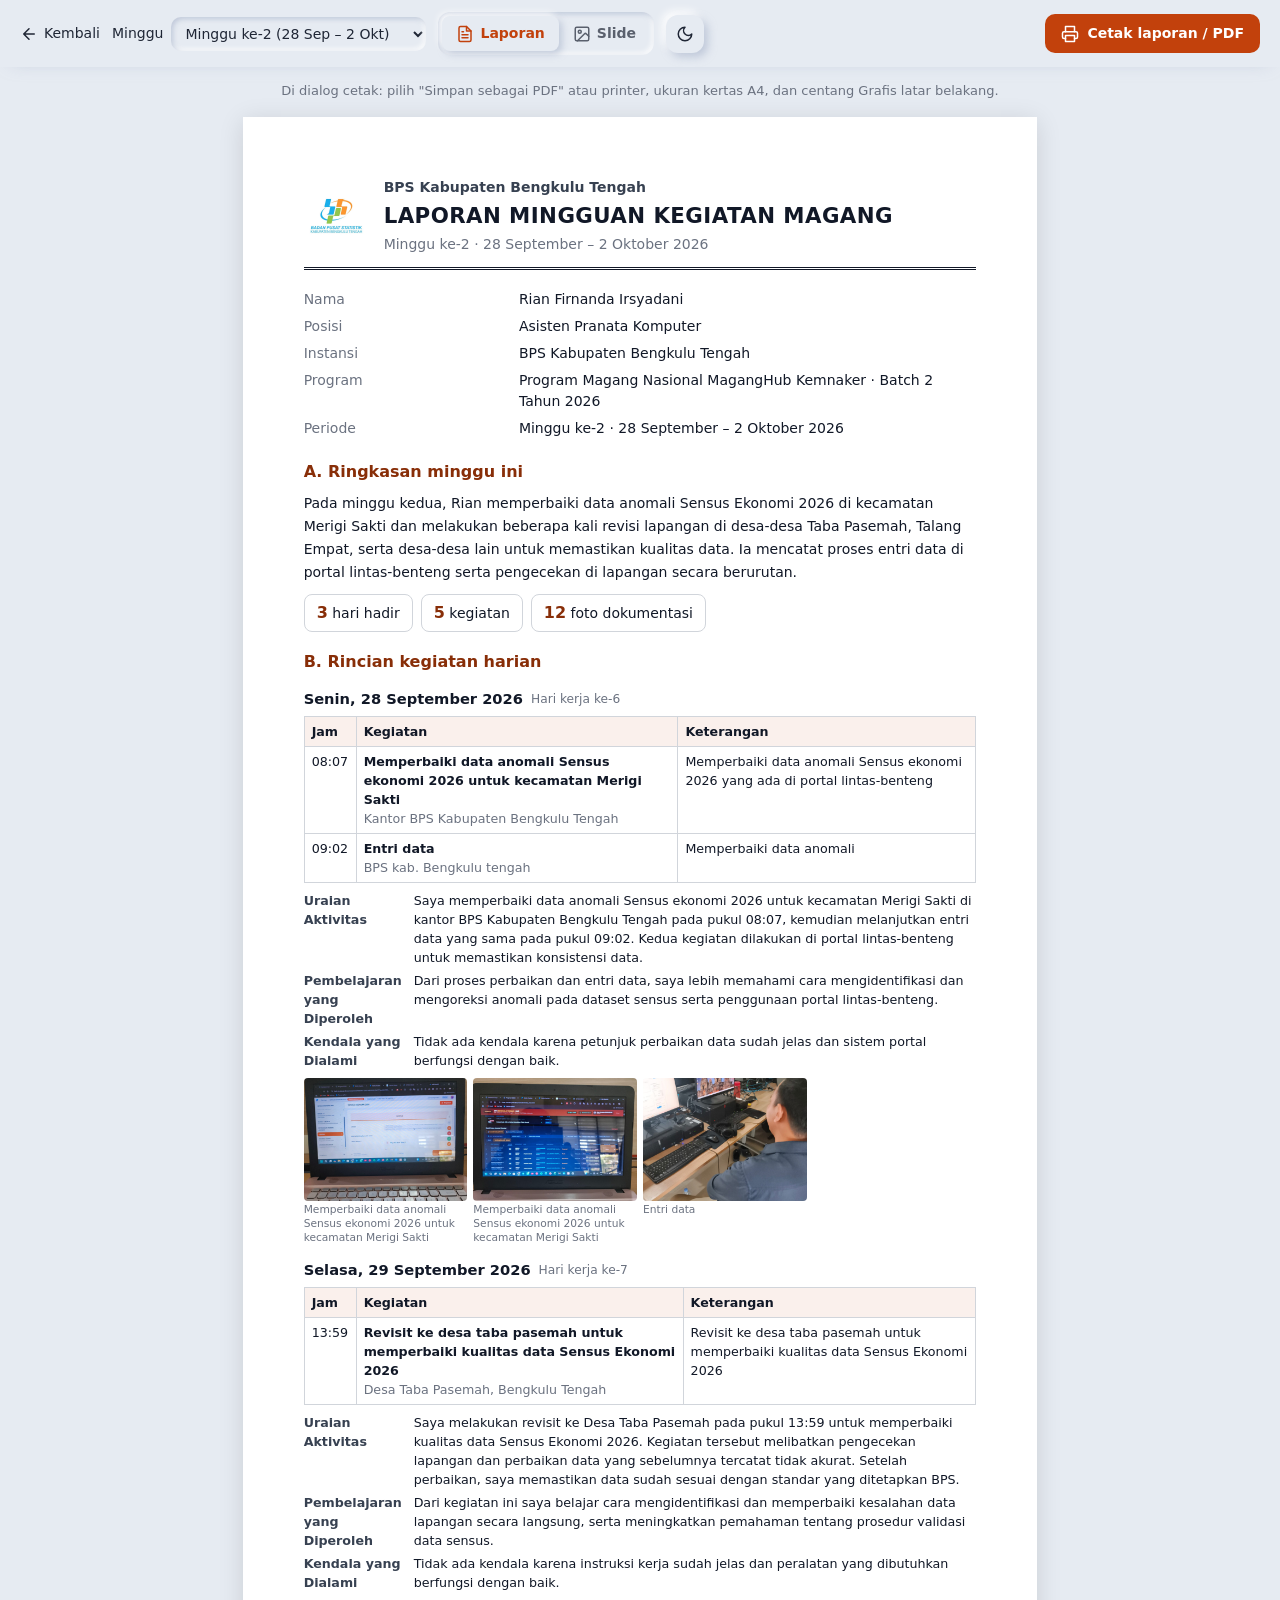
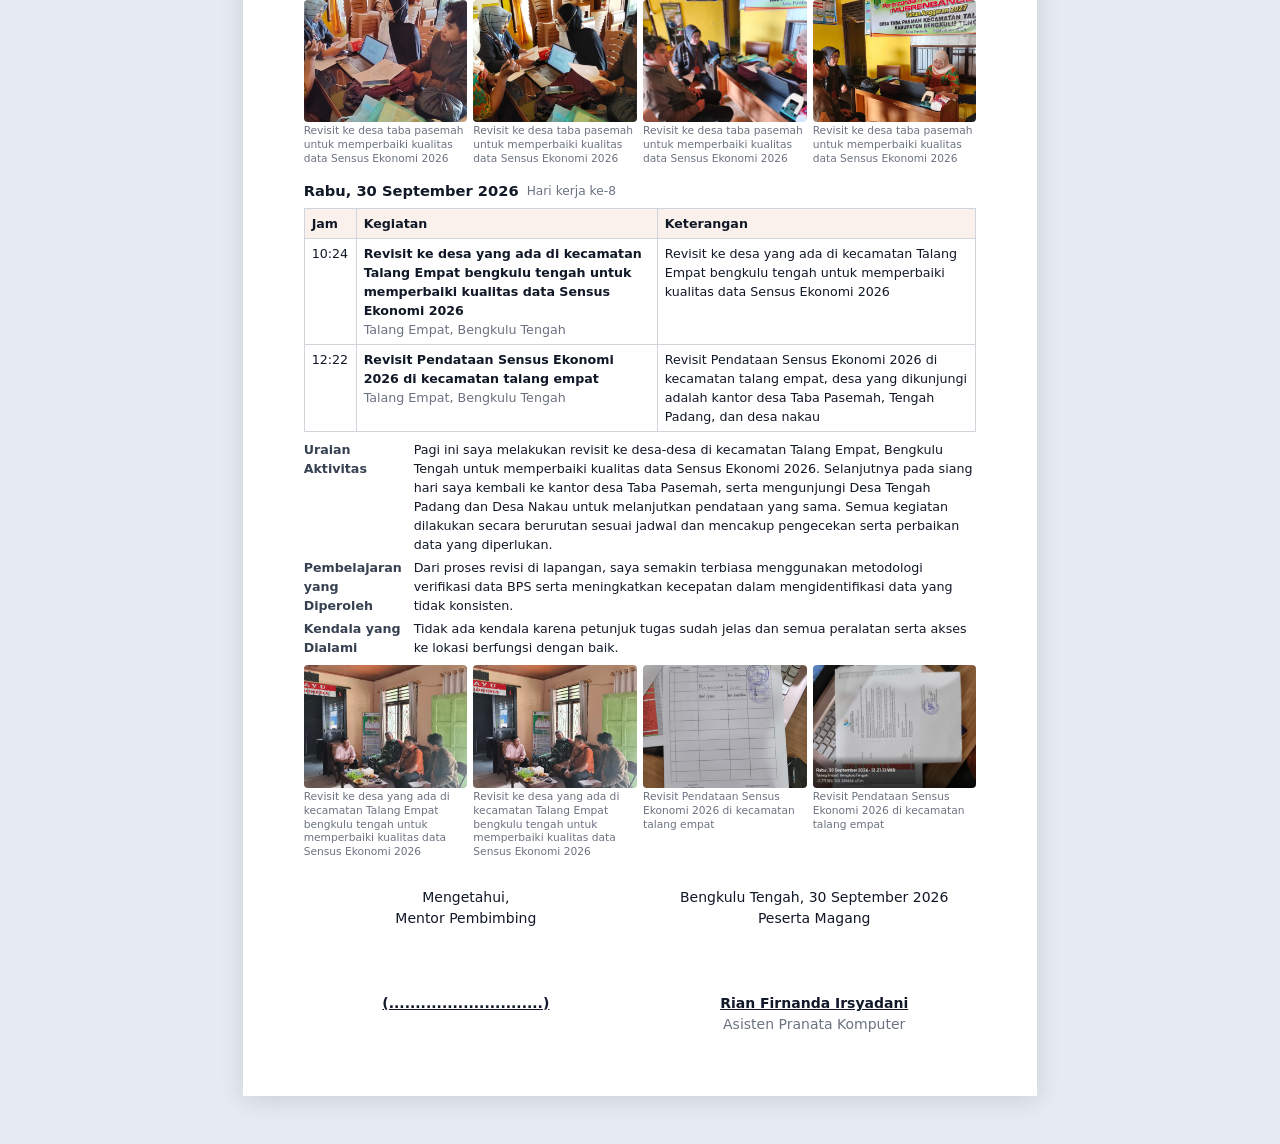
<file: laporan.html>
<!doctype html>
<html lang="id">
<head>
  <meta charset="utf-8">
  <meta name="viewport" content="width=device-width, initial-scale=1">
  <meta http-equiv="Content-Security-Policy" content="default-src 'self'; script-src 'self'; style-src 'self' https://fonts.googleapis.com; font-src https://fonts.gstatic.com; img-src 'self' data:; connect-src 'self'; object-src 'none'; base-uri 'none'; form-action 'none'">
  <script src="assets/theme.js?v=38"></script>
  <meta name="referrer" content="strict-origin-when-cross-origin">
  <title>Laporan Mingguan Magang</title>
  <link rel="icon" id="favicon" href="data:image/svg+xml,%3Csvg xmlns='http://www.w3.org/2000/svg' viewBox='0 0 64 64'%3E%3Crect width='64' height='64' rx='14' fill='%231d4ed8'/%3E%3Cpath d='M22 16h14l8 8v24H22z' fill='none' stroke='white' stroke-width='4' stroke-linejoin='round'/%3E%3Cpath d='M28 34h10M28 41h10' stroke='white' stroke-width='4' stroke-linecap='round'/%3E%3C/svg%3E">
  <link rel="preconnect" href="https://fonts.googleapis.com">
  <link rel="preconnect" href="https://fonts.gstatic.com" crossorigin>
  <link href="https://fonts.googleapis.com/css2?family=Plus+Jakarta+Sans:wght@400;500;600;700;800&display=swap" rel="stylesheet">
  <!-- Setiap CSS/JS diubah, jalankan scripts/naikkan-versi.sh (menaikkan ?v= dan version.json) agar pengunjung otomatis dapat versi terbaru. -->
  <link rel="stylesheet" href="assets/laporan.css?v=38">
</head>
<body>
  <header class="toolbar">
    <a class="tb-back" href="./#rekap"><svg class="ic" aria-hidden="true"><use href="#i-arrowLeft"/></svg> Kembali</a>
    <label class="tb-week"><span>Minggu</span><select id="week"></select></label>
    <div class="tb-modes" role="tablist">
      <button type="button" class="tb-mode" data-mode="dokumen"><svg class="ic" aria-hidden="true"><use href="#i-file"/></svg> Laporan</button>
      <button type="button" class="tb-mode" data-mode="slide"><svg class="ic" aria-hidden="true"><use href="#i-image"/></svg> Slide</button>
    </div>
    <button class="theme-btn" type="button" data-theme-toggle aria-label="Ganti mode tampilan"><svg class="ic i-moon" aria-hidden="true"><use href="#i-moon"/></svg><svg class="ic i-sun" aria-hidden="true"><use href="#i-sun"/></svg></button>
    <button type="button" class="tb-print" id="btnPrint"><svg class="ic" aria-hidden="true"><use href="#i-printer"/></svg> <span id="printLabel">Cetak / Simpan PDF</span></button>
  </header>
  <p class="tb-hint" id="hint"></p>

  <main id="out"><p class="loading">Menyiapkan laporan…</p></main>

  <script src="assets/common.js?v=38"></script>
  <script src="assets/laporan.js?v=38"></script>
</body>
</html>
</file>
<file: assets/style.css>
/* =========================================================
   Laporan Magang: desain neumorphism (mode terang & gelap)
   Permukaan "timbul" (raised) dan "tenggelam" (inset) dibuat dari
   dua bayangan lembut di atas warna latar yang sama.
   Warna aksen mengikuti --accent (diatur dari panel admin).
   ========================================================= */
:root {
  --accent: #1d4ed8;
  --font: 'Plus Jakarta Sans', system-ui, -apple-system, 'Segoe UI', Roboto, sans-serif;
  --radius: 20px;
  --radius-sm: 14px;
  --nav-h: 68px;

  --bg: #e6ebf2;
  --ink: #1f2635;
  --ink-2: #4a5468;
  --muted: #717a8e;
  --line: rgba(31, 38, 53, .08);
  --sh-dark: rgba(158, 172, 196, .55);
  --sh-light: rgba(255, 255, 255, .95);
  --accent-ink: color-mix(in srgb, var(--accent) 88%, #000);
  --accent-soft: color-mix(in srgb, var(--accent) 12%, var(--bg));
  --on-accent: #fff;

  --green: #15a05a;
  --red: #d64545;
  --amber: #c27a0e;
  --blue: #2b7bd6;
  --violet: #7c4ddb;
}
:root[data-theme="dark"] {
  --bg: #222733;
  --ink: #e7eaf1;
  --ink-2: #b9c0cf;
  --muted: #8b94a8;
  --line: rgba(255, 255, 255, .07);
  --sh-dark: rgba(0, 0, 0, .5);
  --sh-light: rgba(255, 255, 255, .055);
  --accent-ink: color-mix(in srgb, var(--accent) 55%, #fff);
  --accent-soft: color-mix(in srgb, var(--accent) 22%, var(--bg));
  --green: #3fcf85;
  --red: #f07575;
  --amber: #f0b44c;
  --blue: #6aaef5;
  --violet: #b294f5;
}
:root {
  --raised: 7px 7px 16px var(--sh-dark), -7px -7px 16px var(--sh-light);
  --raised-sm: 4px 4px 9px var(--sh-dark), -4px -4px 9px var(--sh-light);
  --inset: inset 4px 4px 9px var(--sh-dark), inset -4px -4px 9px var(--sh-light);
  --inset-sm: inset 2px 2px 5px var(--sh-dark), inset -2px -2px 5px var(--sh-light);
  color-scheme: light;
}
:root[data-theme="dark"] { color-scheme: dark; }

* { box-sizing: border-box; }
html { -webkit-text-size-adjust: 100%; scroll-behavior: smooth; }
body {
  margin: 0; font-family: var(--font); font-size: 15px; line-height: 1.6; color: var(--ink);
  background: var(--bg); -webkit-font-smoothing: antialiased; transition: background .25s, color .25s;
}
img { max-width: 100%; display: block; }
h1, h2, h3, h4 { margin: 0; line-height: 1.25; letter-spacing: -.01em; }
a { color: var(--accent-ink); }
[hidden] { display: none !important; }
.container { width: 100%; max-width: 1160px; margin: 0 auto; padding: 0 20px; }
.icon-sprite { position: absolute; width: 0; height: 0; overflow: hidden; }
.ic { width: 18px; height: 18px; flex: none; vertical-align: middle; }
.muted { color: var(--muted); }
::selection { background: color-mix(in srgb, var(--accent) 30%, transparent); }

/* ---------- Tombol ---------- */
.btn {
  font: inherit; font-size: 14px; font-weight: 600; line-height: 1.2; cursor: pointer; text-decoration: none; white-space: nowrap;
  display: inline-flex; align-items: center; justify-content: center; gap: 8px;
  padding: 11px 18px; border-radius: var(--radius-sm); border: 0;
  color: var(--ink); background: var(--bg); box-shadow: var(--raised-sm);
  transition: box-shadow .15s, transform .15s, color .15s;
}
.btn:hover { color: var(--accent-ink); }
.btn:active { box-shadow: var(--inset-sm); transform: translateY(1px); }
.btn:disabled { opacity: .6; cursor: progress; }
.btn-primary { background: var(--accent); color: var(--on-accent); box-shadow: 4px 4px 10px color-mix(in srgb, var(--accent) 35%, var(--sh-dark)), -4px -4px 10px var(--sh-light); }
.btn-primary:hover { color: var(--on-accent); filter: brightness(1.06); }
.btn-outline, .btn-light { color: var(--ink); }
.btn-light { color: var(--accent-ink); }
.btn-danger { color: var(--red); }
.btn-danger:hover { color: var(--red); }
.btn-link { background: none; box-shadow: none; color: var(--accent-ink); padding: 8px; font-weight: 600; }
.btn-link:active { box-shadow: none; }
.btn-sm { padding: 8px 14px; font-size: 13px; border-radius: 12px; }
.btn-block { width: 100%; }
.icon-btn {
  display: inline-grid; place-items: center; width: 40px; height: 40px; flex: none; cursor: pointer;
  border-radius: 12px; border: 0; background: var(--bg); color: var(--ink-2); box-shadow: var(--raised-sm);
}
.icon-btn:hover { color: var(--accent-ink); }
.icon-btn:active { box-shadow: var(--inset-sm); }
.icon-btn.danger { color: var(--red); }
.icon-btn .ic { width: 17px; height: 17px; }
.theme-btn .i-sun { display: none; }
[data-theme="dark"] .theme-btn .i-sun { display: block; }
[data-theme="dark"] .theme-btn .i-moon { display: none; }

/* ---------- Navbar ---------- */
.navbar { position: sticky; top: 0; z-index: 40; background: color-mix(in srgb, var(--bg) 92%, transparent); backdrop-filter: blur(10px); box-shadow: 0 6px 18px -12px var(--sh-dark); }
.nav-inner { height: var(--nav-h); display: flex; align-items: center; gap: 22px; }
.brand { display: inline-flex; align-items: center; gap: 10px; text-decoration: none; color: var(--ink); flex: none; }
.brand-mark { width: 40px; height: 40px; border-radius: 12px; display: grid; place-items: center; color: var(--accent-ink); background: var(--bg); box-shadow: var(--raised-sm); overflow: hidden; }
.brand-mark.has-img { padding: 4px; }
.brand-mark img { width: 100%; height: 100%; object-fit: contain; }
.brand-text { font-size: 19px; font-weight: 800; letter-spacing: -.03em; }
.brand-text b { font-weight: 500; color: var(--accent-ink); margin-left: 1px; }
.brand-tag { font-size: 11px; font-weight: 700; text-transform: uppercase; letter-spacing: .08em; color: var(--accent-ink); padding: 4px 10px; border-radius: 999px; box-shadow: var(--inset-sm); }
.nav-menu { flex: 1; display: flex; justify-content: center; gap: 6px; }
.nav-menu a { color: var(--ink-2); text-decoration: none; font-weight: 600; font-size: 14px; padding: 9px 14px; border-radius: 12px; }
.nav-menu a:hover { color: var(--accent-ink); }
.nav-menu a.active { color: var(--accent-ink); box-shadow: var(--inset-sm); }
.nav-print { display: none; }
.nav-right { display: flex; align-items: center; gap: 12px; margin-left: auto; }
.nav-avatar { width: 42px; height: 42px; border-radius: 50%; overflow: hidden; flex: none; display: grid; place-items: center; font-weight: 700; font-size: 14px; color: var(--accent-ink); background: var(--bg); box-shadow: var(--raised-sm); padding: 3px; }
.nav-avatar img { width: 100%; height: 100%; object-fit: cover; border-radius: 50%; }
.nav-toggle { display: none; }

/* ---------- Hero / profil ---------- */
.hero { padding: 28px 0 8px; }
.hero-inner {
  display: flex; align-items: center; justify-content: space-between; gap: 24px; flex-wrap: wrap;
  padding: 26px 28px; border-radius: 26px; background: var(--bg); box-shadow: var(--raised);
}
.hero-sm { padding-top: 22px; }
.profile { display: flex; align-items: center; gap: 20px; min-width: 0; }
.profile-text { min-width: 0; }
.avatar {
  flex: none; width: 76px; height: 76px; border-radius: 22px; overflow: hidden; padding: 4px;
  display: grid; place-items: center; font-size: 24px; font-weight: 800; color: var(--accent-ink);
  background: var(--bg); box-shadow: var(--raised-sm);
}
.avatar img { width: 100%; height: 100%; object-fit: cover; border-radius: 18px; }
.avatar .ic { width: 28px; height: 28px; }
.hero h1 { font-size: clamp(22px, 3vw, 30px); font-weight: 800; letter-spacing: -.03em; }
.chips { display: flex; flex-wrap: wrap; align-items: center; gap: 8px 12px; margin-top: 8px; }
.badge-pill { font-size: 13px; font-weight: 700; color: var(--accent-ink); padding: 5px 12px; border-radius: 999px; box-shadow: var(--inset-sm); }
.hero-sub { color: var(--muted); font-size: 14px; }

.progress { display: flex; align-items: center; gap: 16px; }
.progress-text { text-align: right; display: flex; flex-direction: column; gap: 2px; }
.progress-label { font-size: 12px; font-weight: 700; letter-spacing: .08em; text-transform: uppercase; color: var(--muted); }
.progress-sub { font-size: 15px; font-weight: 600; }
.progress-work { display: block; margin-top: 2px; font-size: 12.5px; color: var(--muted); }
.ring { width: 76px; height: 76px; transform: rotate(-90deg); flex: none; border-radius: 50%; box-shadow: var(--raised-sm); padding: 4px; }
.ring circle { fill: none; stroke-width: 5; }
.ring-bg { stroke: color-mix(in srgb, var(--ink) 10%, transparent); }
.ring-fg { stroke: var(--accent); stroke-linecap: round; transition: stroke-dashoffset .8s ease; }
.ring text { fill: var(--ink); font-family: var(--font); font-size: 13px; font-weight: 800; transform: rotate(90deg); transform-origin: 32px 32px; }

/* ---------- Tab (segmented control) ---------- */
.tabbar { position: sticky; top: var(--nav-h); z-index: 30; padding: 14px 0 10px; background: color-mix(in srgb, var(--bg) 92%, transparent); backdrop-filter: blur(10px); }
.tabbar-inner { display: flex; }
.tabbar-inner { gap: 6px; padding: 6px; border-radius: 18px; box-shadow: var(--inset); overflow-x: auto; scrollbar-width: none; width: fit-content; max-width: calc(100% - 40px); margin: 0 auto; }
.tabbar-inner::-webkit-scrollbar { display: none; }
.tabbar-item {
  font: inherit; font-size: 14px; font-weight: 600; color: var(--muted); background: none; border: 0; cursor: pointer; white-space: nowrap;
  display: inline-flex; align-items: center; gap: 8px; padding: 10px 16px; border-radius: 13px; flex: none;
}
.tabbar-item:hover { color: var(--ink); }
.tabbar-item.active { color: var(--accent-ink); background: var(--bg); box-shadow: var(--raised-sm); }
.lbl-short { display: none; }

/* ---------- Kerangka halaman & kartu ---------- */
.page { padding-top: 14px; padding-bottom: 56px; }
.layout { display: grid; grid-template-columns: minmax(0, 1fr) 330px; gap: 28px; align-items: start; }
.main-col { display: flex; flex-direction: column; gap: 22px; min-width: 0; }
.view { display: flex; flex-direction: column; gap: 20px; }
.side-col { display: flex; flex-direction: column; gap: 22px; position: sticky; top: calc(var(--nav-h) + 80px); }
.card { background: var(--bg); border-radius: var(--radius); box-shadow: var(--raised); min-width: 0; }
.card-header { display: flex; align-items: center; gap: 14px; padding: 20px 22px 6px; }
.card-header h3 { font-size: 17px; font-weight: 700; flex: 1; }
.card-body { padding: 16px 22px 22px; }
.head-icon { width: 42px; height: 42px; border-radius: 13px; display: grid; place-items: center; flex: none; color: var(--accent-ink); box-shadow: var(--inset-sm); }
.head-icon.green { color: var(--green); }
.head-icon.red { color: var(--red); }
.head-text { flex: 1; min-width: 0; }
.head-text h3 { font-size: 17px; }
.head-text > span { display: block; color: var(--muted); font-size: 13.5px; margin-top: 2px; }

.pill { display: inline-flex; align-items: center; gap: 6px; white-space: nowrap; font-size: 12.5px; font-weight: 700; padding: 5px 12px; border-radius: 999px; color: var(--accent-ink); box-shadow: var(--inset-sm); }
.pill-green { color: var(--green); }
.pill-sakit { color: var(--red); }
.pill-izin { color: var(--amber); }
.pills { display: flex; flex-wrap: wrap; gap: 8px; }

/* ---------- Formulir ---------- */
.field { display: flex; flex-direction: column; gap: 7px; font-size: 13px; font-weight: 600; color: var(--ink-2); min-width: 0; }
.field.grow { flex: 1 1 220px; }
input, select, textarea {
  font: inherit; font-size: 15px; font-weight: 500; color: var(--ink); width: 100%; min-height: 46px;
  border: 0; border-radius: var(--radius-sm); padding: 11px 15px; background: var(--bg); box-shadow: var(--inset-sm);
}
textarea { resize: vertical; line-height: 1.55; }
input::placeholder, textarea::placeholder { color: color-mix(in srgb, var(--muted) 80%, transparent); }
input:focus, select:focus, textarea:focus { outline: 2px solid color-mix(in srgb, var(--accent) 55%, transparent); outline-offset: 1px; }
input[type="file"] { min-height: 0; box-shadow: none; padding: 0; }
/* Kolom rahasia berupa teks biasa agar pengelola sandi browser tidak mengisinya otomatis. */
.secret-text { -webkit-text-security: disc; text-security: disc; }
.secret-text:focus { -webkit-text-security: none; text-security: none; }
select { appearance: none; background-image: linear-gradient(45deg, transparent 50%, var(--muted) 50%), linear-gradient(135deg, var(--muted) 50%, transparent 50%); background-position: calc(100% - 20px) 50%, calc(100% - 15px) 50%; background-size: 5px 5px; background-repeat: no-repeat; padding-right: 36px; }
.filters { display: flex; flex-direction: column; gap: 14px; padding: 18px 20px; }
.filter-search { margin: 0; min-height: 48px; }
.filter-search .ic { flex: none; }
.filter-row { display: grid; grid-template-columns: 1fr 1fr; gap: 14px; }
.filter-foot { display: flex; align-items: center; justify-content: space-between; gap: 10px; min-height: 30px; font-size: 13px; color: var(--muted); }
.filter-foot .btn { padding: 4px 8px; }

/* ---------- Angka utama ---------- */
.kpis { display: grid; grid-template-columns: repeat(4, minmax(0, 1fr)); gap: 18px; margin: 22px 0 6px; }
.kpis:empty { display: none; }
.kpi { display: flex; align-items: center; gap: 14px; padding: 18px; border-radius: 22px; background: var(--bg); box-shadow: var(--raised-sm); min-width: 0; }
.kpi-icon { width: 46px; height: 46px; border-radius: 15px; flex: none; display: grid; place-items: center; color: var(--accent-ink); box-shadow: var(--inset-sm); }
.kpi > div { display: flex; flex-direction: column; min-width: 0; }
.kpi strong { font-size: 26px; font-weight: 800; line-height: 1.1; letter-spacing: -.02em; font-variant-numeric: tabular-nums; }
.kpi-label { font-size: 13px; font-weight: 700; color: var(--ink-2); }
.kpi small { font-size: 12px; color: var(--muted); overflow: hidden; text-overflow: ellipsis; white-space: nowrap; }
.kpi small .ok { color: var(--green); font-weight: 700; }

/* ---------- Ringkasan AI ---------- */
.ai-card { padding: 20px 22px; display: flex; flex-direction: column; gap: 12px; margin-bottom: 28px; }
.ai-head { display: flex; align-items: center; gap: 6px 12px; flex-wrap: wrap; }
.ai-head .head-icon { color: var(--violet); }
.ai-head h3 { font-size: 16px; flex: 1; }
.ai-head small { color: var(--muted); font-size: 12px; }
.ai-text { margin: 0; font-size: 15px; line-height: 1.7; color: var(--ink); }
.ai-highlights { display: flex; flex-wrap: wrap; gap: 8px; margin: 0; padding: 0; list-style: none; }
.ai-highlights li { font-size: 12.5px; font-weight: 600; color: var(--ink-2); padding: 6px 12px; border-radius: 999px; box-shadow: var(--raised-sm); }
.ai-more summary { cursor: pointer; font-size: 13px; font-weight: 700; color: var(--accent-ink); list-style: none; }
.ai-more summary::-webkit-details-marker { display: none; }
.ai-more p { margin: 8px 0 0; font-size: 14px; color: var(--ink-2); line-height: 1.7; }

/* ---------- Timeline hari ---------- */
.week-label { display: flex; align-items: center; gap: 12px; margin: 8px 4px -4px; }
.week-label span { font-size: 12px; font-weight: 800; letter-spacing: .1em; text-transform: uppercase; color: var(--accent-ink); }
.week-label small { color: var(--muted); font-size: 13px; }
.week-label::after { content: ''; flex: 1; height: 2px; border-radius: 2px; box-shadow: var(--inset-sm); }
.day-head { padding-bottom: 10px; }
.day-head h3 { font-size: 16.5px; }
.day-actions { display: flex; align-items: center; gap: 8px; flex-wrap: wrap; justify-content: flex-end; }
.steps { list-style: none; margin: 0; padding: 4px 22px 16px; }
.step { position: relative; display: grid; grid-template-columns: 26px minmax(0, 1fr); gap: 14px; padding: 12px 0; }
.step::before { content: ''; position: absolute; left: 12px; top: 40px; bottom: -8px; width: 2px; border-radius: 2px; background: var(--line); }
.step:last-child::before { display: none; }
.step-dot { width: 26px; height: 26px; border-radius: 50%; display: grid; place-items: center; color: var(--green); box-shadow: var(--raised-sm); background: var(--bg); position: relative; z-index: 1; }
.step-dot .ic { width: 14px; height: 14px; stroke-width: 3; }
.step-meta { display: flex; flex-wrap: wrap; align-items: center; gap: 8px; margin-bottom: 2px; font-size: 13px; }
.time { font-weight: 800; font-variant-numeric: tabular-nums; color: var(--ink); }
.sesi { font-size: 11.5px; font-weight: 700; padding: 2px 10px; border-radius: 999px; box-shadow: var(--inset-sm); }
.sesi-pagi { color: var(--amber); }
.sesi-siang { color: var(--blue); }
.sesi-sore { color: var(--violet); }
.lokasi { display: inline-flex; align-items: center; gap: 4px; color: var(--muted); font-size: 12.5px; }
.lokasi .ic { width: 13px; height: 13px; flex: none; }
a.lokasi { text-decoration: none; }
a.lokasi:hover { color: var(--accent-ink); text-decoration: underline; }
.dicatat { display: flex; flex-wrap: wrap; align-items: center; gap: 4px 14px; margin: 10px 0 0; font-size: 12px; color: var(--muted); }
.dicatat > span { display: inline-flex; align-items: center; gap: 6px; }
.dicatat .ic { width: 13px; height: 13px; color: var(--green); flex: none; }
.drive-status.part .ic { color: var(--amber); }
.drive-status.no .ic { color: var(--muted); }
.drive-chip { position: absolute; right: 6px; bottom: 6px; width: 24px; height: 24px; border-radius: 8px; display: grid; place-items: center; color: #fff; background: rgba(15, 20, 30, .6); backdrop-filter: blur(4px); pointer-events: none; }
.drive-chip .ic { width: 14px; height: 14px; }
.drive-chip.ok { background: color-mix(in srgb, var(--green) 88%, #000); }
.gallery-item .drive-chip { top: 8px; right: 8px; bottom: auto; }
.sr-only { position: absolute; width: 1px; height: 1px; overflow: hidden; clip: rect(0 0 0 0); white-space: nowrap; }
.drive-sync { display: flex; flex-wrap: wrap; align-items: center; gap: 10px; padding: 12px 14px; border-radius: 16px; box-shadow: var(--inset-sm); font-size: 13px; color: var(--ink-2); }
.drive-sync p { margin: 0; flex: 1 1 100%; display: flex; gap: 8px; align-items: flex-start; }
.drive-sync p .ic { flex: none; width: 16px; height: 16px; margin-top: 1px; color: var(--accent-ink); }
.pill .ic { width: 13px; height: 13px; stroke-width: 3; }
.side-note { margin: 0; font-size: 13.5px; color: var(--ink-2); }
.side-actions { display: grid; grid-template-columns: 1fr 1fr; gap: 10px; }
.side-actions .btn { justify-content: center; padding-inline: 10px; }
.step h4 { font-size: 15.5px; font-weight: 700; }
.ket {
  margin: 4px 0 0; color: var(--ink-2); font-size: 14px; white-space: pre-line; overflow-wrap: anywhere; cursor: pointer;
  display: -webkit-box; -webkit-line-clamp: 2; -webkit-box-orient: vertical; overflow: hidden;
}
.ket.open { display: block; cursor: auto; }
.photos { display: flex; gap: 10px; margin-top: 10px; }
.photo, .gallery-item { padding: 0; border: 0; border-radius: 14px; overflow: hidden; cursor: zoom-in; aspect-ratio: 4 / 3; background: var(--bg); position: relative; box-shadow: var(--raised-sm); }
.photos .photo { width: 112px; flex: none; }
.photo img, .gallery-item img { width: 100%; height: 100%; object-fit: cover; transition: transform .3s; }
.photo:hover img, .gallery-item:hover img { transform: scale(1.05); }
.photo-more { position: absolute; inset: 0; display: grid; place-items: center; background: rgba(15, 20, 30, .55); color: #fff; font-weight: 800; font-size: 18px; }
.absent { margin: 0; padding: 4px 22px 20px; color: var(--ink-2); }

.empty { text-align: center; color: var(--muted); padding: 32px 16px; margin: 0; }
.empty-card { text-align: center; color: var(--muted); padding: 48px 24px; }
.empty-card .ic { width: 38px; height: 38px; }
.empty-card p { margin: 10px 0 0; }

/* ---------- Galeri & rekap ---------- */
.gallery { display: grid; grid-template-columns: repeat(auto-fill, minmax(180px, 1fr)); gap: 16px; }
.gallery-cap { position: absolute; inset: auto 0 0 0; padding: 26px 12px 10px; text-align: left; color: #fff; font-size: 13px; font-weight: 600; line-height: 1.35; background: linear-gradient(transparent, rgba(0, 0, 0, .72)); }
.gallery-cap small { display: block; font-weight: 400; opacity: .85; font-size: 12px; }
.recap-list { list-style: none; margin: 16px 0; padding: 0; display: flex; flex-direction: column; gap: 4px; }
.recap-list li { display: grid; grid-template-columns: 200px minmax(0, 1fr); gap: 12px; padding: 9px 12px; border-radius: 12px; }
.recap-list li:nth-child(odd) { box-shadow: var(--inset-sm); }
.recap-list strong { font-size: 14px; font-weight: 700; }
.recap-list span { color: var(--ink-2); font-size: 14px; }
.actions { display: flex; align-items: center; gap: 10px; flex-wrap: wrap; }

/* ---------- Sidebar ---------- */
.side-body { display: flex; flex-direction: column; gap: 14px; }
.org { display: flex; align-items: center; gap: 14px; }
.org strong { display: block; font-size: 15px; line-height: 1.35; }
.org span:not(.org-logo) { display: block; color: var(--muted); font-size: 13.5px; }
.org-logo { width: 50px; height: 50px; border-radius: 14px; flex: none; display: grid; place-items: center; font-weight: 800; font-size: 16px; color: var(--accent-ink); box-shadow: var(--raised-sm); overflow: hidden; }
.org-logo.has-img { padding: 5px; background: #fff; }
.org-logo img { width: 100%; height: 100%; object-fit: contain; }
.org-logo.soft { border-radius: 50%; }
.org-program { margin: 0; font-size: 12.5px; color: var(--muted); }
.side-label { font-size: 11.5px; font-weight: 800; letter-spacing: .1em; text-transform: uppercase; color: var(--muted); padding-top: 4px; }
.kv { display: grid; grid-template-columns: max-content 1fr; gap: 6px 16px; margin: 0; font-size: 14px; }
.kv dt { color: var(--muted); }
.kv dd { margin: 0; font-weight: 600; text-align: right; }
.kv-wide dd { text-align: left; }
.mini-stats { display: grid; grid-template-columns: 1fr 1fr; gap: 14px; }
.mini-stat { border-radius: 16px; padding: 14px; display: flex; flex-direction: column; gap: 2px; box-shadow: var(--inset-sm); }
.mini-stat .ic { color: var(--accent-ink); margin-bottom: 4px; }
.mini-stat strong { font-size: 24px; font-weight: 800; line-height: 1.1; }
.mini-stat span { color: var(--muted); font-size: 12.5px; }
.next-libur { margin: 12px 0 0; padding: 10px 12px; border-radius: 12px; box-shadow: var(--inset-sm); font-size: 12.5px; color: var(--ink-2); }
.updated { margin: 14px 0 0; font-size: 12.5px; color: var(--muted); }

/* ---------- Footer ---------- */
.site-footer { margin-top: 40px; padding: 0 0 18px; font-size: 14px; color: var(--ink-2); }
.footer-card { border-radius: 28px; background: var(--bg); box-shadow: var(--raised); padding: 30px 30px 0; overflow: hidden; position: relative; }
.footer-card::before { content: ''; position: absolute; inset: 0 0 auto; height: 4px; background: linear-gradient(90deg, var(--accent), color-mix(in srgb, var(--accent) 35%, var(--violet))); }
.footer-grid { display: grid; grid-template-columns: minmax(240px, 1.5fr) repeat(auto-fit, minmax(170px, 1fr)); gap: 32px; padding-bottom: 26px; }
.footer-col h4 { font-size: 12px; font-weight: 800; letter-spacing: .1em; text-transform: uppercase; margin-bottom: 14px; color: var(--accent-ink); }
.footer-col p { margin: 0; white-space: pre-line; overflow-wrap: anywhere; line-height: 1.7; }
.footer-col ul { list-style: none; margin: 0; padding: 0; display: flex; flex-direction: column; gap: 10px; }
.footer-col ul a { display: inline-flex; align-items: center; gap: 9px; color: var(--ink-2); text-decoration: none; font-weight: 500; transition: color .15s, transform .15s; }
.footer-col ul a .ic { width: 15px; height: 15px; color: var(--muted); flex: none; }
.footer-col ul a:hover { color: var(--accent-ink); transform: translateX(2px); }
.footer-col ul a:hover .ic { color: var(--accent-ink); }
.footer-about .brand { margin-bottom: 14px; }
.footer-lead { color: var(--ink-2); max-width: 36ch; }
.footer-period { display: flex; align-items: center; gap: 8px; margin-top: 10px !important; font-size: 13px; color: var(--muted); }
.footer-period .ic { width: 15px; height: 15px; }
.footer-porto { margin-top: 16px; }
.footer-col a.footer-porto { color: var(--ink); }
.footer-bar { display: flex; align-items: center; justify-content: space-between; gap: 14px; flex-wrap: wrap; margin: 0 -30px; padding: 16px 30px; border-top: 1px solid var(--line); }
.footer-clock { display: inline-flex; align-items: center; gap: 12px; padding: 10px 18px 10px 10px; border-radius: 18px; box-shadow: var(--inset-sm); color: var(--ink-2); text-align: left; }
.clock-icon { position: relative; flex: none; width: 36px; height: 36px; border-radius: 50%; display: grid; place-items: center; box-shadow: var(--raised-sm); color: var(--accent-ink); }
.clock-icon .ic { width: 18px; height: 18px; }
.clock-icon .live-dot { position: absolute; top: 1px; right: 1px; border: 2px solid var(--bg); box-sizing: content-box; }
.clock-text { display: flex; flex-direction: column; gap: 2px; min-width: 0; line-height: 1.3; }
.clock-text strong { font-size: 15px; font-weight: 800; font-variant-numeric: tabular-nums; color: var(--ink); }
.clock-text small { font-size: 12px; color: var(--muted); }
.clock-line { display: flex; align-items: center; flex-wrap: wrap; gap: 4px 8px; }
.clock-src { font-size: 10.5px; font-weight: 700; letter-spacing: .02em; text-transform: uppercase; color: var(--green); padding: 2px 8px; border-radius: 999px; box-shadow: var(--inset-sm); white-space: nowrap; }
.live-dot { width: 8px; height: 8px; border-radius: 50%; background: var(--green); box-shadow: 0 0 0 0 color-mix(in srgb, var(--green) 60%, transparent); animation: live 2s infinite; }
@keyframes live { 70% { box-shadow: 0 0 0 7px transparent; } 100% { box-shadow: 0 0 0 0 transparent; } }
.footer-admin { color: var(--ink) !important; text-decoration: none; }
.footer-admin .ic { color: var(--accent-ink); }
.footer-bottom { display: flex; justify-content: space-between; gap: 8px 16px; flex-wrap: wrap; padding: 18px 6px 4px; font-size: 12.5px; color: var(--muted); }
.footer-bottom a { color: var(--muted); text-decoration: none; }
.footer-bottom a:hover { color: var(--accent-ink); }

/* ---------- Lightbox & modal ---------- */
.lightbox { position: fixed; inset: 0; z-index: 60; background: rgba(8, 11, 18, .92); display: flex; align-items: center; justify-content: center; padding: 16px; }
.lightbox figure { margin: 0; max-width: 100%; max-height: 100%; display: flex; flex-direction: column; align-items: center; }
.lightbox img { max-height: calc(100vh - 110px); object-fit: contain; border-radius: 12px; }
.lightbox figcaption { color: #e2e8f0; margin-top: 12px; font-size: 14px; text-align: center; }
.lb-close, .lb-nav { position: absolute; background: rgba(255, 255, 255, .12); color: #fff; border: 0; cursor: pointer; width: 46px; height: 46px; border-radius: 50%; font-size: 28px; line-height: 1; display: grid; place-items: center; }
.lb-close { top: 16px; right: 16px; }
.lb-nav { top: 50%; transform: translateY(-50%); }
.lb-prev { left: 14px; }
.lb-next { right: 14px; }
.modal { position: fixed; inset: 0; z-index: 65; background: color-mix(in srgb, var(--bg) 40%, rgba(0, 0, 0, .55)); display: flex; align-items: center; justify-content: center; padding: 16px; }
.modal-box { background: var(--bg); border-radius: 24px; width: 100%; max-width: 640px; max-height: calc(100vh - 32px); overflow-y: auto; box-shadow: var(--raised); }
.modal-box .card-header { position: sticky; top: 0; background: var(--bg); z-index: 1; padding-bottom: 14px; }
.report-view { display: flex; flex-direction: column; gap: 16px; }
.report-view h4 { font-size: 13px; color: var(--muted); margin: 0 0 6px; text-transform: uppercase; letter-spacing: .06em; }
.report-view p { margin: 0; white-space: pre-line; line-height: 1.7; }
.report-view section { padding: 14px 16px; border-radius: 16px; box-shadow: var(--inset-sm); }
.report-head { display: flex; justify-content: space-between; align-items: center; gap: 8px; }

/* =========================================================
   Panel admin
   ========================================================= */
.admin .page { min-height: 50vh; }
.admin-layout { display: grid; grid-template-columns: minmax(0, 1.15fr) minmax(0, .85fr); gap: 28px; align-items: start; }
.stack { display: flex; flex-direction: column; gap: 28px; min-width: 0; }
.form { display: flex; flex-direction: column; gap: 16px; }
.row { display: grid; grid-template-columns: repeat(3, minmax(0, 1fr)); gap: 14px; }
.row-2 { grid-template-columns: repeat(2, minmax(0, 1fr)); }
.note { margin: 0 0 16px; font-size: 13.5px; color: var(--ink-2); padding: 12px 14px; border-radius: 14px; box-shadow: var(--inset-sm); line-height: 1.6; }
.progress-msg { font-size: 13.5px; color: var(--muted); }
.auth-card { max-width: 640px; margin: 8px auto 0; }
.auth-unlock { max-width: 420px; text-align: center; }
.auth-unlock h2 { font-size: 22px; margin-top: 14px; }
.auth-unlock .muted { margin: 6px 0 20px; font-size: 14px; }
.auth-unlock .form { text-align: left; gap: 14px; }
.lock-badge { width: 64px; height: 64px; border-radius: 20px; display: inline-grid; place-items: center; color: var(--accent-ink); box-shadow: var(--raised-sm); }
.lock-badge .ic { width: 26px; height: 26px; }
.check-row { display: flex; align-items: center; gap: 10px; font-size: 14px; color: var(--ink-2); cursor: pointer; }
.check-row input { width: 18px; height: 18px; min-height: 0; box-shadow: none; accent-color: var(--accent); }

.list-card { position: sticky; top: calc(var(--nav-h) + 80px); }
.list-card .card-body { max-height: calc(100vh - var(--nav-h) - 220px); overflow-y: auto; }
.search-box { display: flex; align-items: center; gap: 8px; border-radius: var(--radius-sm); padding: 0 14px; margin-bottom: 12px; color: var(--muted); box-shadow: var(--inset-sm); }
.search-box input { box-shadow: none; padding-left: 0; background: transparent; }
.search-box input:focus { outline: none; }
.list-date { font-size: 11.5px; font-weight: 800; letter-spacing: .08em; text-transform: uppercase; color: var(--accent-ink); margin: 16px 0 6px; }
.list-date:first-child { margin-top: 4px; }
.list-item { display: flex; align-items: center; gap: 12px; padding: 10px; margin: 0 -4px; border-radius: 14px; }
.list-item:hover { box-shadow: var(--inset-sm); }
.list-item.editing { box-shadow: var(--inset); }
.list-item > img, .no-thumb { width: 50px; height: 50px; border-radius: 12px; object-fit: cover; flex: none; }
.no-thumb { display: grid; place-items: center; color: var(--muted); box-shadow: var(--inset-sm); }
.list-info { flex: 1; min-width: 0; display: flex; flex-direction: column; gap: 3px; }
.list-info strong { font-size: 14px; font-weight: 700; overflow: hidden; text-overflow: ellipsis; white-space: nowrap; }
.list-info > span { font-size: 12.5px; color: var(--muted); display: flex; align-items: center; gap: 6px; overflow: hidden; text-overflow: ellipsis; white-space: nowrap; }
.list-info .sesi { font-size: 10.5px; padding: 1px 8px; }
.list-actions { display: flex; gap: 8px; }
.list-btn { width: 100%; background: none; border: 0; font: inherit; text-align: left; cursor: pointer; color: inherit; }

.dropzone { position: relative; border-radius: 18px; padding: 26px; text-align: center; cursor: pointer; display: flex; flex-direction: column; align-items: center; gap: 4px; color: var(--ink); box-shadow: var(--inset); border: 2px dashed color-mix(in srgb, var(--accent) 30%, transparent); }
.dropzone.over { border-color: var(--accent); }
.dropzone input { position: absolute; inset: 0; opacity: 0; cursor: pointer; width: 100%; min-height: 0; }
.dz-icon { width: 46px; height: 46px; border-radius: 14px; color: var(--accent-ink); display: grid; place-items: center; margin-bottom: 6px; box-shadow: var(--raised-sm); background: var(--bg); }
.dropzone small { color: var(--muted); font-weight: 500; }
.previews { display: grid; grid-template-columns: repeat(auto-fill, minmax(88px, 1fr)); gap: 12px; }
.previews:not(:empty) { margin-top: 14px; }
.preview { position: relative; aspect-ratio: 1; border-radius: 14px; overflow: hidden; box-shadow: var(--raised-sm); }
.preview img { width: 100%; height: 100%; object-fit: cover; }
.preview.new { outline: 2px solid var(--accent); outline-offset: 2px; }
.preview.failed { outline-color: var(--red); }
.preview-state { position: absolute; inset: 0; display: flex; flex-direction: column; align-items: center; justify-content: center; gap: 4px; color: var(--muted); font-size: 11px; text-align: center; padding: 4px; box-shadow: var(--inset-sm); border-radius: inherit; }
.preview-state.bad { color: var(--red); }
.preview-state .ic { width: 20px; height: 20px; }
.ic.spin { animation: spin 1s linear infinite; }
.preview button { position: absolute; top: 5px; right: 5px; width: 26px; height: 26px; border-radius: 50%; border: 0; background: rgba(15, 20, 30, .75); color: #fff; cursor: pointer; display: grid; place-items: center; }
.preview button .ic { width: 14px; height: 14px; }
.quick-bar { display: flex; align-items: center; gap: 12px; flex-wrap: wrap; }
.server-clock { flex: 1 1 220px; min-width: 0; max-width: 100%; overflow: hidden; display: flex; align-items: center; gap: 12px; padding: 10px 14px; border-radius: 16px; box-shadow: var(--inset-sm); color: var(--ink-2); }
.server-clock > .ic { color: var(--green); width: 22px; height: 22px; flex: none; }
.server-clock.unsynced > .ic { color: var(--amber); }
.server-clock div { display: flex; flex-direction: column; min-width: 0; flex: 1; }
.server-clock strong { font-size: 18px; font-weight: 800; letter-spacing: .02em; font-variant-numeric: tabular-nums; color: var(--ink); line-height: 1.2; }
.server-clock small { font-size: 12px; color: var(--muted); overflow: hidden; text-overflow: ellipsis; white-space: nowrap; }
.quick-cam { position: relative; overflow: hidden; min-height: 52px; padding-inline: 20px; }
.quick-cam input, .fab input { position: absolute; inset: 0; opacity: 0; cursor: pointer; min-height: 0; padding: 0; font-size: 0; }
.quick-cam.pulse { animation: pulse 1.6s ease-in-out infinite; }
@keyframes pulse { 50% { box-shadow: 0 0 0 8px color-mix(in srgb, var(--accent) 25%, transparent), var(--raised-sm); } }
.input-with-btn { display: flex; gap: 10px; }
.input-with-btn input { flex: 1; min-width: 0; }
.input-with-btn .btn { flex: none; }
#btnGps.loading .ic { animation: spin 1s linear infinite; }
@keyframes spin { to { transform: rotate(360deg); } }
.field-hint { font-size: 12px; font-weight: 500; color: var(--muted); min-height: 1em; }
.field-hint:empty { display: none; }
.photo-src { display: grid; grid-template-columns: 1fr 1fr; gap: 14px; }
.photo-src .dropzone { padding: 20px 14px; }
.dz-camera { border-style: solid; }
.stamp-row { margin-top: 12px; font-size: 13px; }
.ai-auto-note { display: flex; gap: 8px; align-items: flex-start; }
.ai-auto-note .ic { flex: none; width: 16px; height: 16px; margin-top: 2px; color: var(--violet); }
.fab { display: none; }
@media (max-width: 860px) {
  .fab:not([hidden]) { position: fixed; right: 18px; bottom: calc(20px + env(safe-area-inset-bottom)); z-index: 40; width: 60px; height: 60px; border-radius: 20px; display: grid; place-items: center; color: #fff; background: var(--accent); box-shadow: 0 10px 24px color-mix(in srgb, var(--accent) 45%, transparent), var(--raised-sm); overflow: hidden; }
  .fab .ic { width: 26px; height: 26px; }
}
@media (max-width: 600px) {
  .quick-cam { flex: 1 1 100%; justify-content: center; }
  .photo-src .dropzone small { display: none; }
  .input-with-btn .btn-label { display: none; }
}
.drive-note { display: block; line-height: 1.5; margin: 10px 0 0; font-size: 13px; color: var(--green); }
.drive-note .ic { width: 15px; height: 15px; vertical-align: -3px; margin-right: 4px; }

.profile-edit { display: flex; align-items: center; gap: 18px; flex-wrap: wrap; }
.avatar-lg { width: 96px; height: 96px; border-radius: 24px; font-size: 28px; }
.avatar-logo { width: 76px; height: 76px; }
.avatar-logo img { object-fit: contain; background: #fff; }
.profile-edit-actions { display: flex; flex-wrap: wrap; gap: 10px; align-items: center; flex: 1; min-width: 200px; }
.profile-edit-actions small { width: 100%; font-size: 12.5px; }
.file-btn { position: relative; overflow: hidden; }
.file-btn input { position: absolute; inset: 0; opacity: 0; cursor: pointer; min-height: 0; padding: 0; font-size: 0; }
.color-field { display: flex; align-items: center; gap: 12px; flex-wrap: wrap; }
.color-field input[type="color"] { width: 50px; height: 46px; padding: 6px; cursor: pointer; flex: none; }
.color-field code { font-size: 13px; color: var(--ink-2); padding: 4px 8px; border-radius: 8px; box-shadow: var(--inset-sm); }
.swatches { display: flex; gap: 10px; flex-wrap: wrap; }
.swatch { width: 28px; height: 28px; border-radius: 50%; border: 3px solid var(--bg); box-shadow: var(--raised-sm); cursor: pointer; padding: 0; }
.swatch-1d4ed8 { background: #1d4ed8; } .swatch-0f766e { background: #0f766e; } .swatch-15803d { background: #15803d; }
.swatch-7c3aed { background: #7c3aed; } .swatch-be123c { background: #be123c; } .swatch-c2410c { background: #c2410c; } .swatch-0f172a { background: #0f172a; }
.switch-row { display: flex; align-items: center; gap: 12px; cursor: pointer; font-size: 14px; color: var(--ink-2); }
.switch-row input { position: absolute; opacity: 0; width: 1px; height: 1px; min-height: 0; }
.switch { width: 48px; height: 28px; border-radius: 999px; position: relative; flex: none; box-shadow: var(--inset-sm); transition: background .2s; }
.switch::after { content: ''; position: absolute; top: 4px; left: 4px; width: 20px; height: 20px; border-radius: 50%; background: var(--bg); box-shadow: 2px 2px 5px var(--sh-dark), -1px -1px 3px var(--sh-light); transition: transform .2s; }
.switch-row input:checked + .switch { background: var(--accent); }
.switch-row input:checked + .switch::after { transform: translateX(20px); background: #fff; }
.switch-row input:focus-visible + .switch { outline: 2px solid var(--accent); outline-offset: 2px; }
.repeat-list { display: flex; flex-direction: column; gap: 12px; }
.repeat-list:not(:empty) { margin-bottom: 12px; }
.repeat-row { display: flex; gap: 10px; align-items: flex-start; border-radius: 16px; padding: 12px; box-shadow: var(--inset-sm); }
.repeat-fields { flex: 1; display: grid; gap: 8px; min-width: 0; }
.libur-fields { grid-template-columns: 160px minmax(0, 1fr) 150px; }
.libur-row .repeat-tools { align-self: center; }
.repeat-tools { display: flex; gap: 6px; }
.field > .btn { align-self: flex-start; }
.save-bar { position: sticky; bottom: 16px; z-index: 20; margin-top: 28px; display: flex; justify-content: flex-end; align-items: center; gap: 10px; flex-wrap: wrap; background: var(--bg); border-radius: var(--radius); padding: 12px 16px; box-shadow: var(--raised); }
.save-bar .progress-msg { margin-right: auto; }
.help { font-size: 14px; color: var(--ink-2); padding-top: 12px; border-top: 1px solid var(--line); }
.help summary { cursor: pointer; font-weight: 700; color: var(--accent-ink); }
.help ol { margin: 10px 0 0; padding-left: 20px; display: flex; flex-direction: column; gap: 8px; }
.help code { padding: 1px 6px; border-radius: 6px; font-size: 12.5px; box-shadow: var(--inset-sm); overflow-wrap: anywhere; }
.day-entries { list-style: none; margin: 0; padding: 12px 16px; border-radius: 14px; box-shadow: var(--inset-sm); display: flex; flex-direction: column; gap: 6px; font-size: 14px; }
.day-entries b { font-variant-numeric: tabular-nums; margin-right: 6px; }
.report-field { display: flex; flex-direction: column; gap: 6px; }
.report-head label { font-size: 13px; font-weight: 700; color: var(--ink-2); }
.btn-link.btn-sm { padding: 2px 6px; }
.deploy-status { display: inline-flex; align-items: center; gap: 8px; white-space: nowrap; text-decoration: none; font-size: 12.5px; font-weight: 700; padding: 8px 12px; border-radius: 999px; box-shadow: var(--inset-sm); }
.deploy-status .ic { width: 15px; height: 15px; }
.deploy-status.pending { color: var(--amber); }
.deploy-status.done { color: var(--green); }
.deploy-status.slow { color: var(--red); }
.spin { animation: spin 1s linear infinite; }
@keyframes spin { to { transform: rotate(360deg); } }
.toast { position: fixed; left: 50%; bottom: 24px; transform: translateX(-50%); z-index: 70; background: var(--ink); color: var(--bg); padding: 12px 18px; border-radius: 14px; max-width: calc(100% - 32px); font-size: 14px; font-weight: 500; box-shadow: 0 12px 30px rgba(0, 0, 0, .25); }
.toast.error { background: var(--red); color: #fff; }

/* =========================================================
   Responsif
   ========================================================= */
@media (max-width: 1024px) {
  .layout, .admin-layout { grid-template-columns: minmax(0, 1fr); }
  .side-col, .list-card { position: static; }
  .list-card .card-body { max-height: none; }
  .side-col { display: grid; grid-template-columns: 1fr 1fr; align-items: start; }
}
@media (max-width: 860px) {
  :root { --nav-h: 62px; }
  .nav-inner { gap: 10px; }
  .nav-toggle { display: inline-grid; }
  .btn-print-desktop { display: none; }
  .nav-avatar { width: 38px; height: 38px; }
  .nav-menu { position: absolute; top: var(--nav-h); left: 12px; right: 12px; display: none; flex-direction: column; gap: 6px; background: var(--bg); padding: 12px; border-radius: 20px; box-shadow: var(--raised); }
  .menu-open .nav-menu { display: flex; }
  .nav-print { display: inline-flex; margin-top: 6px; }
  .brand-text { font-size: 17px; }
  .hero-inner { padding: 20px; }
  .progress { width: 100%; justify-content: flex-start; padding: 12px 14px; border-radius: 18px; box-shadow: var(--inset-sm); }
  .progress .ring { order: -1; }
  .progress-text { text-align: left; }
  .side-col { grid-template-columns: 1fr; }
  .kpis { grid-template-columns: repeat(2, minmax(0, 1fr)); gap: 14px; }
  .recap-list li { grid-template-columns: 1fr; gap: 2px; }
}
@media (max-width: 600px) {
  body { font-size: 14.5px; }
  .container { padding: 0 14px; }
  .hide-xs { display: none; }
  .brand-tag { display: none; }
  .brand-text { font-size: 16px; }
  .nav-right { gap: 8px; }
  .icon-btn { width: 38px; height: 38px; }
  .hero { padding-top: 16px; }
  .hero-inner { padding: 16px; gap: 14px; border-radius: 22px; }
  .avatar { width: 58px; height: 58px; border-radius: 18px; font-size: 20px; }
  .avatar img { border-radius: 14px; }
  .profile { gap: 14px; }
  .hero h1 { font-size: 20px; }
  .chips { margin-top: 6px; gap: 6px 10px; }
  .hero-sub { font-size: 13px; }
  .ring { width: 56px; height: 56px; }
  .progress-sub { font-size: 14px; }
  .tabbar { padding: 10px 0 8px; }
  .tabbar-inner { max-width: calc(100% - 28px); }
  .tabbar-item { padding: 9px 13px; font-size: 13.5px; }
  .lbl-long { display: none; }
  .lbl-short { display: inline; }
  .page { padding-top: 10px; }
  .filters { padding: 14px; gap: 12px; }
  .filter-row { gap: 10px; }
  .kpis { gap: 12px; margin-top: 16px; }
  .kpi { flex-direction: column; align-items: flex-start; gap: 10px; padding: 14px; border-radius: 18px; }
  .kpi-icon { width: 36px; height: 36px; border-radius: 12px; }
  .kpi strong { font-size: 22px; }
  .kpi small { white-space: normal; }
  .day-head { flex-wrap: wrap; }
  .day-head .head-text { flex: 1 1 calc(100% - 60px); }
  .day-actions { flex-basis: 100%; justify-content: flex-start; padding-left: 50px; }
  .day-actions:not(:has(.btn, .pill-sakit, .pill-izin)) { display: none; }
  .card-header { padding: 16px 16px 4px; gap: 12px; }
  .card-body { padding: 12px 16px 18px; }
  .head-icon { width: 38px; height: 38px; }
  .steps { padding: 2px 16px 12px; }
  .step { gap: 12px; }
  .photos .photo { width: calc((100% - 20px) / 3); }
  .gallery { grid-template-columns: repeat(2, minmax(0, 1fr)); gap: 12px; }
  .row, .row-2, .libur-fields { grid-template-columns: minmax(0, 1fr); }
  .repeat-row { flex-direction: column; }
  .repeat-tools { align-self: flex-end; }
  .save-bar { bottom: 10px; padding: 10px 12px; }
  .save-bar .progress-msg { width: 100%; }
  .save-bar .btn { flex: 1; }
  .deploy-status { position: fixed; top: calc(var(--nav-h) + 64px); left: 50%; transform: translateX(-50%); z-index: 45; background: var(--bg); box-shadow: var(--raised-sm); }
  .lb-nav { top: auto; bottom: 20px; transform: none; }
  .ai-card { padding: 16px; margin-bottom: 22px; }
  .footer-card { padding: 22px 18px 0; border-radius: 22px; }
  .footer-grid { grid-template-columns: 1fr 1fr; gap: 24px 16px; }
  .footer-about { grid-column: 1 / -1; }
  .footer-bar { margin: 0 -18px; padding: 14px 18px; }
  .footer-clock { width: 100%; }
  .footer-admin { width: 100%; justify-content: center; }
  .footer-bottom { flex-direction: column; }
  .ai-head small { flex-basis: 100%; }
  select { font-size: 14px; padding-left: 13px; }
}

/* =========================================================
   Cetak (dasbor)
   ========================================================= */
@media print {
  :root { --bg: #fff; --sh-dark: transparent; --sh-light: transparent; }
  body { background: #fff; color: #000; }
  .navbar, .tabbar, .side-col, .filters, .kpis, .fab, .site-footer, .lightbox, .modal, .ai-card, #view-galeri, #view-rekap, .day-actions .btn { display: none !important; }
  .layout { display: block; }
  .card, .hero-inner { box-shadow: none; border: 1px solid #ccc; }
  .ket { display: block; }
}

/* Pemberitahuan versi baru */
.update-bar { position: fixed; left: 50%; bottom: calc(18px + env(safe-area-inset-bottom)); transform: translateX(-50%); z-index: 60; display: flex; align-items: center; gap: 14px; padding: 10px 12px 10px 18px; border-radius: 999px; background: var(--bg); box-shadow: var(--raised); font-size: 14px; font-weight: 600; color: var(--ink); max-width: calc(100% - 32px); }
@media print { .update-bar { display: none !important; } }

/* Indikator penyimpanan (panel admin) */
.storage { display: flex; flex-direction: column; gap: 18px; }
.meter-block { display: flex; flex-direction: column; gap: 7px; }
.meter-block small { font-size: 12px; color: var(--muted); line-height: 1.5; }
.meter-block .btn { align-self: flex-start; margin-top: 4px; }
.meter-head { display: flex; justify-content: space-between; align-items: baseline; gap: 10px; font-size: 13.5px; flex-wrap: wrap; }
.meter-head span { font-size: 12.5px; font-weight: 700; color: var(--ink-2); font-variant-numeric: tabular-nums; }
.meter { height: 12px; border-radius: 999px; box-shadow: var(--inset-sm); overflow: hidden; padding: 2px; }
.meter > span { display: block; height: 100%; width: 0; border-radius: inherit; background: var(--green); transition: width .6s ease; }
.meter.warn > span { background: var(--amber); }
.meter.danger > span { background: var(--red); }
.storage-forecast { margin: 0; padding: 10px 12px; border-radius: 12px; box-shadow: var(--inset-sm); font-size: 12.5px; color: var(--ink-2); line-height: 1.55; }

.steps-setup { margin: 0; padding-left: 20px; display: flex; flex-direction: column; gap: 6px; font-size: 13.5px; color: var(--ink-2); line-height: 1.55; }
.code-box { margin: 10px 0 0; max-height: 320px; overflow: auto; padding: 12px; border-radius: 12px; box-shadow: var(--inset-sm); font-size: 11.5px; line-height: 1.5; white-space: pre; font-family: ui-monospace, SFMono-Regular, Menlo, Consolas, monospace; color: var(--ink-2); }

/* ---------- Situs baru disalin (belum diatur pemiliknya) ---------- */
.copy-note { background: color-mix(in srgb, #f59e0b 16%, var(--bg)); color: var(--ink); font-size: 14px; line-height: 1.5; }
.copy-note .container { display: flex; align-items: flex-start; gap: 10px; padding-top: 10px; padding-bottom: 10px; }
.copy-note .ic { flex: none; margin-top: 2px; color: #b45309; }
.copy-note a { color: inherit; font-weight: 700; }

/* ---------- Mulai baru (repo salinan) ---------- */
.head-icon.amber { color: #d97706; }
.start-card { margin-bottom: 22px; box-shadow: var(--raised), inset 0 0 0 2px color-mix(in srgb, #f59e0b 45%, transparent); }
.start-list { margin: 0 0 4px; padding-left: 20px; display: flex; flex-direction: column; gap: 4px; font-size: 14px; color: var(--ink-2); }
.setup-guide { margin: 0 0 16px; padding-top: 0; border-top: 0; }
.setup-guide .steps-setup { margin-top: 10px; }

/* ---------- Notifikasi push ---------- */
.sub-head { margin: 4px 0 8px; font-size: 14.5px; font-weight: 700; color: var(--ink); }
.muted.small { font-size: 13px; margin: 0 0 10px; }
.secret-once { padding: 14px; border-radius: 14px; box-shadow: var(--inset-sm), inset 0 0 0 2px color-mix(in srgb, #f59e0b 45%, transparent); margin-bottom: 12px; display: flex; flex-direction: column; gap: 10px; font-size: 14px; }
.secret-once p { margin: 0; }
.check-grid { display: flex; flex-direction: column; gap: 10px; margin-bottom: 12px; }
.device-list { display: flex; flex-direction: column; gap: 8px; margin-top: 10px; }
.device-row { display: flex; align-items: center; justify-content: space-between; gap: 10px; padding: 10px 12px; border-radius: 12px; box-shadow: var(--inset-sm); font-size: 13.5px; }
.device-row small { display: block; color: var(--muted); }
.device-row b.this { color: var(--green); font-weight: 700; }
#notifCard [hidden] { display: none !important; }

/* ---------- Indikator jaringan (panel admin) ---------- */
.net-status { display: inline-flex; align-items: center; gap: 6px; height: 36px; padding: 0 11px; border: 0; border-radius: 999px; background: var(--bg); box-shadow: var(--raised-sm); color: var(--muted); font: inherit; font-size: 12px; font-weight: 700; font-variant-numeric: tabular-nums; cursor: pointer; white-space: nowrap; }
.net-bars { width: 18px; height: 14px; flex: none; }
.net-bars rect { fill: currentColor; opacity: .22; transition: opacity .3s, fill .3s; }
.net-status[data-bars="1"] rect:nth-child(-n+1),
.net-status[data-bars="2"] rect:nth-child(-n+2),
.net-status[data-bars="3"] rect:nth-child(-n+3),
.net-status[data-bars="4"] rect:nth-child(-n+4) { opacity: 1; }
.net-good { color: var(--green); }
.net-fair { color: #d97706; }
.net-poor, .net-off { color: var(--red); }
.net-ms { min-width: 3.2em; text-align: left; }
@media (max-width: 420px) {
  .net-status { padding: 0 9px; }
  .net-ms { min-width: 0; }
}
/* HP: navbar panel memuat indikator jaringan, jadi teks brand disembunyikan (ikon tetap). */
@media (max-width: 480px) {
  body.admin .brand-text, body.admin .brand-tag { display: none; }
}

/* ---------- Kode pasangan Apps Script ---------- */
.pair-box { padding: 14px; border-radius: 14px; box-shadow: var(--inset-sm); margin-bottom: 14px; display: flex; flex-direction: column; gap: 10px; font-size: 14px; }
.pair-box p { margin: 0; line-height: 1.55; color: var(--ink-2); }
#pairRecv { box-shadow: var(--inset-sm), inset 0 0 0 2px color-mix(in srgb, #f59e0b 45%, transparent); }
.pair-code { display: flex; flex-direction: column; align-items: center; gap: 4px; padding: 12px; border-radius: 12px; box-shadow: var(--raised-sm); text-align: center; }
.pair-code strong { font: 800 26px/1.2 ui-monospace, SFMono-Regular, Menlo, monospace; letter-spacing: .12em; color: var(--accent-ink); }
.pair-code small { color: var(--muted); font-size: 12.5px; }
#pairInput { font-family: ui-monospace, SFMono-Regular, Menlo, monospace; letter-spacing: .08em; text-transform: uppercase; }

/* ---------- Presisi tampilan HP ---------- */
.kv dt, .kv dd { min-width: 0; overflow-wrap: anywhere; }
@media (max-width: 600px) {
  /* Label di atas nilai agar teks panjang (nama repo, dsb.) tidak menembus kartu. */
  .kv-wide { grid-template-columns: minmax(0, 1fr); gap: 2px; }
  .kv-wide dt { font-size: 12.5px; margin-top: 10px; }
  .kv-wide dt:first-child { margin-top: 0; }
  /* Tab panel admin: empat tab selalu muat, ikon di atas label (tanpa geser). */
  body.admin .tabbar-inner { display: grid; grid-template-columns: repeat(4, minmax(0, 1fr)); width: auto; max-width: none; overflow: visible; gap: 4px; }
  body.admin .tabbar-item { flex-direction: column; justify-content: center; gap: 3px; padding: 8px 2px; font-size: 11.5px; line-height: 1.2; text-align: center; white-space: nowrap; }
  body.admin .tabbar-item .ic { width: 19px; height: 19px; }
}
</file>
<file: assets/laporan.css>
/* Laporan mingguan siap cetak: dokumen A4 dan slide 16:9. */
:root {
  --accent: #1d4ed8;
  --accent-dark: color-mix(in srgb, var(--accent) 70%, #000);
  --accent-soft: color-mix(in srgb, var(--accent) 8%, #fff);
  --ink: #111827;
  --ink-2: #374151;
  --muted: #6b7280;
  --line: #d1d5db;
  --bg: #e6ebf2;
  --panel: #e6ebf2;
  --panel-ink: #1f2635;
  --sh-dark: rgba(158, 172, 196, .55);
  --sh-light: rgba(255, 255, 255, .95);
}
:root[data-theme="dark"] {
  --bg: #1c2029;
  --panel: #222733;
  --panel-ink: #e7eaf1;
  --sh-dark: rgba(0, 0, 0, .5);
  --sh-light: rgba(255, 255, 255, .055);
}
* { box-sizing: border-box; }
body { margin: 0; font-family: 'Plus Jakarta Sans', system-ui, -apple-system, 'Segoe UI', Roboto, sans-serif; color: var(--ink); background: var(--bg); line-height: 1.5; }
img { display: block; max-width: 100%; }
[hidden] { display: none !important; }
.icon-sprite { position: absolute; width: 0; height: 0; overflow: hidden; }
.ic { width: 18px; height: 18px; flex: none; }
.muted { color: var(--muted); }
.loading { text-align: center; color: var(--muted); padding: 60px 16px; }

/* ---------- Bilah alat (tidak ikut tercetak) ---------- */
.toolbar {
  position: sticky; top: 0; z-index: 10; display: flex; align-items: center; gap: 12px; flex-wrap: wrap;
  padding: 12px 20px; background: var(--panel); color: var(--panel-ink); box-shadow: 0 6px 18px -12px var(--sh-dark);
}
.toolbar .tb-back, .toolbar .tb-week { color: var(--panel-ink); }
.theme-btn { display: inline-grid; place-items: center; width: 38px; height: 38px; border: 0; border-radius: 12px; cursor: pointer; background: var(--panel); color: var(--panel-ink); box-shadow: 4px 4px 9px var(--sh-dark), -4px -4px 9px var(--sh-light); }
.theme-btn .i-sun { display: none; }
[data-theme="dark"] .theme-btn .i-sun { display: block; }
[data-theme="dark"] .theme-btn .i-moon { display: none; }
.tb-back { display: inline-flex; align-items: center; gap: 6px; color: var(--ink-2); text-decoration: none; font-weight: 500; font-size: 14px; }
.tb-week { display: flex; align-items: center; gap: 8px; font-size: 14px; color: var(--ink-2); }
.tb-week select { font: inherit; padding: 8px 10px; border: 0; border-radius: 10px; background: var(--panel); color: var(--panel-ink); box-shadow: inset 2px 2px 5px var(--sh-dark), inset -2px -2px 5px var(--sh-light); }
.tb-modes { display: inline-flex; border-radius: 12px; padding: 4px; box-shadow: inset 2px 2px 5px var(--sh-dark), inset -2px -2px 5px var(--sh-light); }
.tb-mode { font: inherit; font-size: 14px; font-weight: 600; color: var(--ink-2); background: none; border: 0; padding: 7px 14px; border-radius: 8px; cursor: pointer; display: inline-flex; gap: 6px; align-items: center; }
.tb-mode { color: var(--panel-ink); opacity: .7; }
.tb-mode.active { background: var(--panel); color: var(--accent); opacity: 1; box-shadow: 3px 3px 7px var(--sh-dark), -3px -3px 7px var(--sh-light); }
[data-theme="dark"] .tb-mode.active { color: color-mix(in srgb, var(--accent) 55%, #fff); }
.tb-print { margin-left: auto; font: inherit; font-size: 14px; font-weight: 600; color: #fff; background: var(--accent); border: 0; border-radius: 10px; padding: 9px 16px; cursor: pointer; display: inline-flex; gap: 8px; align-items: center; }
.tb-hint { max-width: 960px; margin: 14px auto 0; padding: 0 20px; font-size: 13px; color: var(--muted); text-align: center; }
main { padding: 16px 16px 48px; }

/* ---------- Dokumen A4 ---------- */
.doc { page: dokumen; background: #fff; max-width: 210mm; margin: 0 auto; padding: 16mm; box-shadow: 0 4px 24px rgba(0, 0, 0, .12); font-size: 10.5pt; }
.doc-kop { display: flex; align-items: center; gap: 16px; border-bottom: 3px double var(--ink); padding-bottom: 12px; margin-bottom: 16px; }
.doc-logo { width: 64px; height: 64px; object-fit: contain; }
.doc-org { margin: 0; font-weight: 600; color: var(--ink-2); }
.doc h1 { margin: 2px 0; font-size: 16pt; letter-spacing: .02em; }
.doc-sub { margin: 0; color: var(--muted); }
.doc h2 { font-size: 12pt; margin: 18px 0 8px; color: var(--accent-dark); }
.doc-id { border-collapse: collapse; width: 100%; }
.doc-id th { text-align: left; font-weight: 500; color: var(--muted); width: 32%; padding: 3px 0; vertical-align: top; }
.doc-id td { padding: 3px 0; }
.doc-summary { margin: 0 0 10px; line-height: 1.65; }
.doc-libur { margin: 6px 0 12px; font-size: 12.5px; font-style: italic; color: #555; }
.sl-summary { margin: -1cqw 0 0; font-size: 1.75cqw; line-height: 1.55; color: var(--ink-2); }
.doc-stats { list-style: none; margin: 0; padding: 0; display: flex; flex-wrap: wrap; gap: 8px; }
.doc-stats li { border: 1px solid var(--line); border-radius: 8px; padding: 6px 12px; }
.doc-stats b { color: var(--accent-dark); font-size: 12pt; }
.doc-day { break-inside: avoid-page; margin-top: 14px; }
.doc-day h3 { font-size: 11pt; margin: 0 0 6px; display: flex; align-items: center; gap: 8px; flex-wrap: wrap; }
.doc-day h3 small { font-weight: 400; color: var(--muted); }
.doc-table { border-collapse: collapse; width: 100%; font-size: 9.5pt; }
.doc-table th, .doc-table td { border: 1px solid var(--line); padding: 5px 7px; text-align: left; vertical-align: top; }
.doc-table th { background: var(--accent-soft); font-weight: 600; }
.c-jam { width: 52px; white-space: nowrap; font-variant-numeric: tabular-nums; }
.doc-report { margin: 8px 0 0; display: grid; grid-template-columns: 100px 1fr; gap: 4px 10px; font-size: 9.5pt; }
.doc-report dt { font-weight: 600; color: var(--ink-2); }
.doc-report dd { margin: 0; }
.doc-photos { display: grid; grid-template-columns: repeat(4, 1fr); gap: 6px; margin-top: 8px; }
.doc-photos figure { margin: 0; }
.doc-photos img { width: 100%; aspect-ratio: 4 / 3; object-fit: cover; border-radius: 4px; }
.doc-photos figcaption { font-size: 8pt; color: var(--muted); margin-top: 2px; line-height: 1.3; }
.doc-sign { display: grid; grid-template-columns: 1fr 1fr; gap: 24px; margin-top: 28px; break-inside: avoid; text-align: center; }
.doc-sign p { margin: 0; }
.sign-name { margin-top: 64px !important; font-weight: 700; text-decoration: underline; }
.tag { font-size: 8.5pt; font-weight: 700; border-radius: 999px; padding: 1px 8px; border: 1px solid; }
.tag-sakit { color: #b91c1c; border-color: #fecaca; background: #fef2f2; }
.tag-izin { color: #b45309; border-color: #fde68a; background: #fffbeb; }

/* ---------- Slide 16:9 ---------- */
.deck { display: flex; flex-direction: column; align-items: center; gap: 20px; }
.slide {
  page: slide; position: relative; width: min(100%, 1000px); aspect-ratio: 16 / 9; overflow: hidden;
  background: #fff; box-shadow: 0 4px 24px rgba(0, 0, 0, .12); padding: 4.2% 5% 7%;
  container-type: inline-size; display: flex; flex-direction: column; gap: 3cqw;
}
.slide h2 { margin: 0; font-size: 3.4cqw; line-height: 1.2; color: var(--accent-dark); display: flex; align-items: center; gap: 1.2cqw; }
.slide .tag { font-size: 1.4cqw; }
.sl-foot { position: absolute; left: 5%; right: 5%; bottom: 3.2%; display: flex; justify-content: space-between; font-size: 1.25cqw; color: var(--muted); border-top: 1px solid var(--line); padding-top: 1cqw; }

.sl-title { background: var(--accent-dark); color: #fff; justify-content: space-between; padding-bottom: 5%; }
.sl-title-top { display: flex; align-items: center; gap: 1.5cqw; font-size: 1.7cqw; font-weight: 600; opacity: .9; }
.sl-logo { width: 5cqw; height: 5cqw; object-fit: contain; background: #fff; border-radius: 1cqw; padding: .4cqw; }
.sl-kicker { margin: 0; font-size: 2cqw; letter-spacing: .12em; text-transform: uppercase; opacity: .8; }
.sl-title h1 { margin: .5cqw 0; font-size: 7cqw; line-height: 1; }
.sl-range { margin: 0; font-size: 2.3cqw; opacity: .9; }
.sl-title-who { display: flex; align-items: center; gap: 1.8cqw; }
.sl-title-who img { width: 7cqw; height: 7cqw; border-radius: 1.2cqw; object-fit: cover; border: .3cqw solid rgba(255, 255, 255, .6); }
.sl-title-who b { display: block; font-size: 2.3cqw; }
.sl-title-who span { font-size: 1.7cqw; opacity: .85; }

.sl-stats { display: flex; gap: 2cqw; }
.sl-stats div { flex: 1; background: var(--accent-soft); border-radius: 1.4cqw; padding: 1.8cqw 2cqw; }
.sl-stats b { display: block; font-size: 5cqw; line-height: 1; color: var(--accent-dark); }
.sl-stats span { font-size: 1.6cqw; color: var(--ink-2); }
.sl-agenda { margin: 0; padding: 0; list-style: none; display: flex; flex-direction: column; gap: .9cqw; font-size: 1.7cqw; }
.sl-agenda li { display: grid; grid-template-columns: 17cqw 1fr; gap: 1.5cqw; }
.sl-agenda span { color: var(--ink-2); overflow: hidden; text-overflow: ellipsis; white-space: nowrap; }

.sl-day-body { flex: 1; display: grid; grid-template-columns: 1fr 1fr; gap: 3cqw; min-height: 0; }
.sl-day.no-photo .sl-day-body { grid-template-columns: 1fr; }
.sl-day-text { display: flex; flex-direction: column; gap: 2cqw; min-height: 0; }
.sl-list { margin: 0; padding: 0; list-style: none; display: flex; flex-direction: column; gap: 1.1cqw; font-size: 1.9cqw; }
.sl-list li { display: flex; gap: 1.2cqw; line-height: 1.3; }
.sl-time { flex: none; font-weight: 700; color: var(--accent); font-variant-numeric: tabular-nums; min-width: 6cqw; }
.sl-absent { font-size: 2.2cqw; margin: 0; }
.slide blockquote { margin: 0; border-left: .5cqw solid var(--accent); background: var(--accent-soft); padding: 1.2cqw 1.6cqw; font-size: 1.55cqw; color: var(--ink-2); border-radius: 0 1cqw 1cqw 0; }
.slide blockquote b { display: block; color: var(--accent-dark); margin-bottom: .4cqw; }
.sl-photos { display: grid; gap: 1cqw; min-height: 0; }
.sl-photos img { width: 100%; height: 100%; object-fit: cover; border-radius: 1cqw; min-height: 0; }
.sl-photos.n2 { grid-template-rows: 1fr 1fr; }
.sl-photos.n3 { grid-template-columns: 1fr 1fr; grid-template-rows: 1fr 1fr; }
.sl-photos.n3 img:first-child { grid-column: 1 / -1; }

.sl-two { display: grid; grid-template-columns: 1fr 1fr; gap: 3cqw; font-size: 1.6cqw; }
.sl-two h3 { margin: 0 0 1cqw; font-size: 2cqw; }
.sl-two ul { margin: 0; padding-left: 2cqw; display: flex; flex-direction: column; gap: .8cqw; }
.sl-two p { margin: 0; }
.sl-thanks { margin: auto 0 0; font-size: 3cqw; font-weight: 800; color: var(--accent-dark); }

@media (max-width: 640px) {
  .toolbar { padding: 10px 12px; gap: 8px; }
  .tb-print { margin-left: 0; width: 100%; justify-content: center; }
  main { padding: 12px 8px 40px; }
  .doc { padding: 18px 14px; font-size: 10pt; }
  .doc-photos { grid-template-columns: repeat(2, 1fr); }
  .doc-report { grid-template-columns: 1fr; }
}

/* ---------- Cetak ---------- */
/* Nama halaman juga dipasang di pembungkus agar tidak ada halaman kosong berukuran bawaan. */
body.mode-dokumen, .mode-dokumen main { page: dokumen; }
body.mode-slide, .mode-slide main, .mode-slide .deck { page: slide; }
@page dokumen { size: A4 portrait; margin: 14mm 14mm 16mm; }
@page slide { size: 297mm 167.06mm; margin: 0; }
@media print {
  body { background: #fff; -webkit-print-color-adjust: exact; print-color-adjust: exact; }
  .toolbar, .tb-hint { display: none !important; }
  main { padding: 0; }
  .doc { box-shadow: none; max-width: none; padding: 0; margin: 0; }
  .deck { display: block; }
  .slide { width: 297mm; height: 166.5mm; aspect-ratio: auto; box-shadow: none; margin: 0; break-after: page; }
  .slide:last-child { break-after: auto; }
}
</file>
